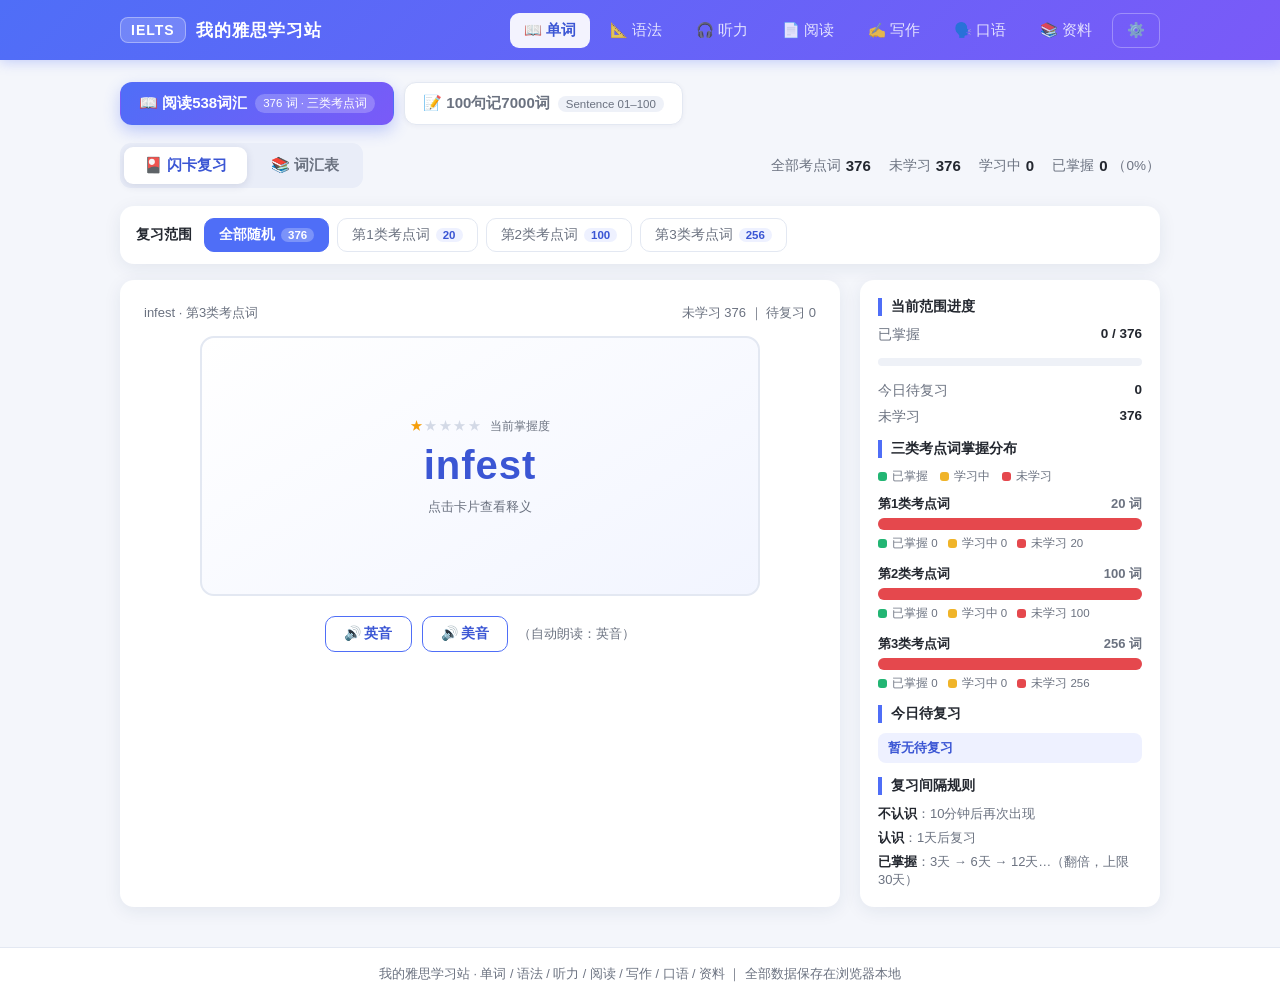
<file: index.html>
<!DOCTYPE html>
<html lang="zh-CN">
<head>
<meta charset="UTF-8">
<meta name="viewport" content="width=device-width, initial-scale=1.0">
<title>我的雅思学习站</title>
<link rel="stylesheet" href="css/style.css">
<script>
/* 在线版标记（与域名无关，GitHub Pages / 自定义域名 / 其他静态托管都适用）：
   materials/pdf 下的商业教材 PDF 因版权原因未随仓库发布，
   在线访问时把这 4 项置灰并给出说明；本地（file:// 或 localhost/内网）打开时不受影响。 */
(function () {
  var h = (location.hostname || '').toLowerCase();
  var p = location.protocol;
  var isLocal =
    p === 'file:' ||
    h === '' || h === 'localhost' || h === '127.0.0.1' || h === '[::1]' || h === '::1' ||
    /^192\.168\./.test(h) || /^10\./.test(h) || /^172\.(1[6-9]|2\d|3[01])\./.test(h) ||
    /\.local$/.test(h);
  if (!isLocal) document.documentElement.classList.add('online-mode');
})();
</script>
</head>
<body>

<header class="topbar">
  <div class="topbar-inner">
    <div class="brand">
      <span class="brand-logo">IELTS</span>
      <span class="brand-name">我的雅思学习站</span>
    </div>
    <nav class="main-nav">
      <button class="nav-btn active" data-section="words">📖 单词</button>
      <button class="nav-btn" data-section="grammar">📐 语法</button>
      <button class="nav-btn" data-section="listening">🎧 听力</button>
      <button class="nav-btn" data-section="reading">📄 阅读</button>
      <button class="nav-btn" data-section="writing">✍️ 写作</button>
      <button class="nav-btn" data-section="speaking">🗣️ 口语</button>
      <button class="nav-btn" data-section="materials">📚 资料</button>
      <button class="nav-btn nav-btn-settings" id="btn-settings" title="设置">⚙️</button>
    </nav>
  </div>
</header>

<main>
  <!-- ============================================================
       模块 1 · 单词（子模块：阅读538词汇 / 100句记7000词）
       ============================================================ -->
  <section id="section-words" class="section active">
    <div class="sub-tabs" id="word-subtabs">
      <button class="sub-tab active" data-sub="s538">
        📖 阅读538词汇<span class="sub-tab-note">376 词 · 三类考点词</span>
      </button>
      <button class="sub-tab" data-sub="s100">
        📝 100句记7000词<span class="sub-tab-note">Sentence 01–100</span>
      </button>
    </div>

    <!-- ---------- 子模块 1：阅读538词汇（闪卡复习 + 词汇表） ---------- -->
    <div id="sub-s538" class="sub-panel active">
      <div class="words-header">
        <div class="mode-tabs">
          <button class="mode-tab active" data-mode="cards">🎴 闪卡复习</button>
          <button class="mode-tab" data-mode="list">📚 词汇表</button>
        </div>
        <div class="stats-bar" id="stats-bar"></div>
      </div>

      <!-- 闪卡复习模式 -->
      <div id="mode-cards" class="mode-panel active">
        <div class="scope-bar">
          <span class="scope-label">复习范围</span>
          <div class="scope-btns" id="scope-btns">
            <button class="scope-btn active" data-scope="all">全部随机 <span class="scope-count" id="count-all">—</span></button>
            <button class="scope-btn" data-scope="第1类考点词">第1类考点词 <span class="scope-count" id="count-t1">—</span></button>
            <button class="scope-btn" data-scope="第2类考点词">第2类考点词 <span class="scope-count" id="count-t2">—</span></button>
            <button class="scope-btn" data-scope="第3类考点词">第3类考点词 <span class="scope-count" id="count-t3">—</span></button>
          </div>
        </div>

        <div class="cards-layout">
          <div class="card-panel">
            <div id="card-session-info" class="card-session-info"></div>

            <div class="flashcard-wrap">
              <div id="flashcard" class="flashcard">
                <div class="card-face card-front" id="card-front">
                  <div class="card-star" id="card-star"></div>
                  <div class="card-word" id="card-word">—</div>
                  <div class="card-hint">点击卡片查看释义</div>
                </div>
                <div class="card-face card-back">
                  <div class="card-word-back" id="card-word-back">—</div>
                  <div class="card-pos" id="card-pos"></div>
                  <div class="card-meaning" id="card-meaning"></div>
                  <div class="card-syn" id="card-syn"></div>
                </div>
              </div>
            </div>

            <div class="pron-row">
              <button class="pron-btn" id="btn-pron-uk" title="播放英式发音">🔊 英音</button>
              <button class="pron-btn" id="btn-pron-us" title="播放美式发音">🔊 美音</button>
              <span class="pron-note" id="pron-note"></span>
            </div>

            <div id="answer-buttons" class="answer-buttons hidden">
              <button class="btn btn-again" id="btn-again">😵 不认识</button>
              <button class="btn btn-hard" id="btn-hard">🤔 认识</button>
              <button class="btn btn-good" id="btn-good">✅ 已掌握</button>
            </div>

            <div id="session-done" class="session-done hidden">
              <div class="done-icon">🎉</div>
              <p id="session-done-text">今日单词复习完成！</p>
              <button class="btn btn-primary" id="btn-continue">继续学习新词</button>
            </div>
          </div>

          <aside class="side-panel">
            <div class="side-title">当前范围进度</div>
            <div id="progress-summary" class="progress-summary"></div>
            <div class="side-title">三类考点词掌握分布</div>
            <div class="cat-legend-top">
              <span class="lg lg-green">已掌握</span>
              <span class="lg lg-yellow">学习中</span>
              <span class="lg lg-red">未学习</span>
            </div>
            <div id="cat-progress" class="cat-progress"></div>
            <div class="side-title">今日待复习</div>
            <div id="due-list" class="due-list"></div>
            <div class="side-title">复习间隔规则</div>
            <ul class="rule-list">
              <li><b>不认识</b>：10分钟后再次出现</li>
              <li><b>认识</b>：1天后复习</li>
              <li><b>已掌握</b>：3天 → 6天 → 12天…（翻倍，上限30天）</li>
            </ul>
          </aside>
        </div>
      </div>

      <!-- 词汇表模式 -->
      <div id="mode-list" class="mode-panel">
        <div class="list-toolbar">
          <input type="text" id="search-input" class="search-input" placeholder="🔍 搜索单词（中英文均可）…">
          <div class="filter-group" id="star-filter">
            <span class="filter-label">掌握度</span>
            <button class="filter-btn active" data-star="all">全部</button>
            <button class="filter-btn" data-star="5">5★</button>
            <button class="filter-btn" data-star="4">4★</button>
            <button class="filter-btn" data-star="3">3★</button>
            <button class="filter-btn" data-star="2">2★</button>
            <button class="filter-btn" data-star="1">1★</button>
          </div>
          <div class="filter-group" id="sort-group">
            <span class="filter-label">排序</span>
            <button class="filter-btn active" data-sort="alpha">字母顺序</button>
            <button class="filter-btn" data-sort="star-desc">掌握度 高→低</button>
            <button class="filter-btn" data-sort="star-asc">掌握度 低→高</button>
          </div>
          <div class="filter-group" id="type-filter">
            <span class="filter-label">类别</span>
            <button class="filter-btn active" data-type="all">全部</button>
            <button class="filter-btn" data-type="第1类考点词">第1类考点词</button>
            <button class="filter-btn" data-type="第2类考点词">第2类考点词</button>
            <button class="filter-btn" data-type="第3类考点词">第3类考点词</button>
          </div>
        </div>
        <div class="list-hint">
          <b>星级 = 掌握程度</b>（由复习情况自动计算）：1★ 未学习 → 2★ 认识(1天) → 3★ 已掌握(3天) → 4★ 6天 → 5★ ≥12天长期记忆
        </div>
        <div id="word-list" class="word-list"></div>
      </div>
    </div>

    <!-- ---------- 子模块 2：100句记7000词（内嵌句子学习页） ---------- -->
    <div id="sub-s100" class="sub-panel">
      <div class="embed-bar">
        <div class="embed-info">
          <b>100个句子记完7000个雅思单词</b>
          <small>Sentence 01–100 · 句子翻译 / 语法结构 / 重点单词 / 主题单词（769 核心词条 · 186 主题分组）</small>
        </div>
        <a class="embed-open" href="apps/ielts-sentences/index.html" target="_blank" rel="noopener">↗ 全屏打开</a>
      </div>
      <div class="embed-wrap">
        <iframe id="frame-s100" class="embed-frame" data-src="apps/ielts-sentences/index.html?embed=1"
                title="100个句子记完7000个雅思单词"></iframe>
      </div>
    </div>
  </section>

  <!-- ============================================================
       模块 2 · 语法
       ============================================================ -->
  <section id="section-grammar" class="section">
    <div class="placeholder">
      <div class="placeholder-icon">📐</div>
      <h2>语法</h2>
      <p>规划内容：<br>
        句子成分与基本句型 / 三大从句（名词性 · 定语 · 状语） / 非谓语动词<br>
        时态与语态 / 虚拟语气与倒装 / 长难句拆解训练<br>
        配套：语法点专项练习与错题解析</p>
      <p class="placeholder-note">模块规划中，敬请期待</p>
    </div>
  </section>

  <!-- ============================================================
       模块 3 · 听力（内嵌听写训练营）
       ============================================================ -->
  <section id="section-listening" class="section">
    <div class="embed-bar">
      <div class="embed-info">
        <b>雅思听力语料库 · 单词听写训练营</b>
        <small>Chapter 3（通用词汇 Test Paper 1–9）＋ Chapter 4（形容词 TP1–3 + 副词 TP1）· 共 13 套试卷 / 1455 词（只听发音、键盘拼写、自动判分；可自选章节与试卷）</small>
      </div>
      <a class="embed-open" href="apps/tingxie/index.html" target="_blank" rel="noopener">↗ 全屏打开</a>
    </div>
    <div class="embed-wrap">
      <iframe id="frame-tingxie" class="embed-frame" data-src="apps/tingxie/index.html?embed=1"
              title="雅思听力语料库 · 听写训练营"></iframe>
    </div>
  </section>

  <!-- ============================================================
       模块 4 · 阅读
       ============================================================ -->
  <section id="section-reading" class="section">
    <div class="placeholder">
      <div class="placeholder-icon">📄</div>
      <h2>阅读</h2>
      <p>规划内容：<br>
        题型专项：判断题 / 填空题 / 匹配题 / 段落标题题 / 选择题<br>
        精读训练：剑桥雅思真题逐句精读与同义替换标注<br>
        模考：限时作答、自动评分、错题解析</p>
      <p class="placeholder-note">模块规划中，敬请期待</p>
    </div>
  </section>

  <!-- ============================================================
       模块 5 · 写作
       ============================================================ -->
  <section id="section-writing" class="section">
    <div class="placeholder">
      <div class="placeholder-icon">✍️</div>
      <h2>写作</h2>
      <p>规划内容：<br>
        Task 1：图表题 / 流程图 / 地图题 的句式与范文<br>
        Task 2：议论文结构、论点论据、高分句型与替换词<br>
        语料积累：常用表达与话题词汇库</p>
      <p class="placeholder-note">模块规划中，敬请期待</p>
    </div>
  </section>

  <!-- ============================================================
       模块 6 · 口语
       ============================================================ -->
  <section id="section-speaking" class="section">
    <div class="placeholder">
      <div class="placeholder-icon">🗣️</div>
      <h2>口语</h2>
      <p>规划内容：<br>
        Part 1 常见话题问答 / Part 2 答题卡（Cue Card）素材<br>
        Part 3 深入讨论与思路拓展<br>
        练习：计时作答、录音回放、示例答案</p>
      <p class="placeholder-note">模块规划中，敬请期待</p>
    </div>
  </section>

  <!-- ============================================================
       模块 7 · 资料（本地资料索引）
       ============================================================ -->
  <section id="section-materials" class="section">
    <div class="panel-card">
      <h2 class="panel-card-title">📚 本地学习资料</h2>
      <p class="panel-card-desc">
        本站各模块的原始资料与数据。文件已按类型归档到 <code>materials/</code> 目录，点击在新窗口打开。
      </p>

      <div class="res-group">📄 已处理的 PDF 原文<span class="res-group-note">均已提取为站内可用的学习数据</span></div>
      <div class="local-only-hint">
        ⚠️ 这 4 份 PDF 是商业教材的电子版/扫描件，因版权原因未随仓库发布：<b>在线版（含自定义域名）不可访问</b>，
        本地打开本站时可正常查看。站点运行所需的全部数据都已提取并包含在仓库中，不影响任何学习功能。
      </div>
      <div class="res-list">
        <a class="res-item local-only" href="materials/pdf/kaodianciku.pdf" target="_blank" rel="noopener">
          <span class="res-name">雅思阅读考点词库 · kaodianciku.pdf<span class="res-tag">1.0 MB</span></span>
          <span class="res-desc">→ 单词 / 阅读538词汇　｜　提取 376 词：第1类 20 + 第2类 100 + 第3类 256</span>
        </a>
        <a class="res-item local-only" href="materials/pdf/雅思王听力语料库-3.pdf" target="_blank" rel="noopener">
          <span class="res-name">雅思王听力语料库 Chapter 3（通用词汇）<span class="res-tag">9.9 MB</span></span>
          <span class="res-desc">→ 听力 / 单词听写　｜　31 页扫描版，OCR 提取 1114 词（Test Paper 1–9）</span>
        </a>
        <a class="res-item local-only" href="materials/pdf/雅思王听力语料库-4.pdf" target="_blank" rel="noopener">
          <span class="res-name">雅思王听力语料库 Chapter 4（形容词 / 副词）<span class="res-tag">3.5 MB</span></span>
          <span class="res-desc">→ 听力 / 单词听写　｜　11 页（页 79–89）扫描版，OCR 提取 341 词：形容词 TP1–3（329）+ 副词 TP1（12，不完整）</span>
        </a>
        <a class="res-item local-only" href="materials/pdf/100个句子记完7000个雅思单词001-010.pdf" target="_blank" rel="noopener">
          <span class="res-name">100个句子记完7000个雅思单词 · 第 1 册<span class="res-tag">4.1 MB</span></span>
          <span class="res-desc">→ 单词 / 100句记7000词　｜　Sentence 01–10</span>
        </a>
        <a class="res-item local-only" href="materials/pdf/100个句子记完7000个雅思单词_011-100.pdf" target="_blank" rel="noopener">
          <span class="res-name">100个句子记完7000个雅思单词 · 第 2 册<span class="res-tag">24.4 MB</span></span>
          <span class="res-desc">→ 单词 / 100句记7000词　｜　Sentence 11–100</span>
        </a>
      </div>

      <div class="res-group">🗺 思维导图</div>
      <div class="res-list">
        <a class="res-item" href="materials/mindmap/雅思阅读538考点词_第一讲_思维导图.md" target="_blank" rel="noopener">
          <span class="res-name">雅思阅读538考点词 · 第一讲思维导图（.md）</span>
          <span class="res-desc">Markmap 格式，可粘贴到 markmap.js.org 生成交互式导图</span>
        </a>
        <a class="res-item" href="materials/mindmap/雅思阅读538考点词_第一讲_思维导图.mm" target="_blank" rel="noopener">
          <span class="res-name">雅思阅读538考点词 · 第一讲思维导图（.mm）</span>
          <span class="res-desc">FreeMind 格式，可导入 XMind / MindMaster</span>
        </a>
      </div>

      <div class="res-group">🧩 结构化数据</div>
      <div class="res-list">
        <a class="res-item" href="materials/data/words_pdf_only.json" target="_blank" rel="noopener">
          <span class="res-name">阅读538词条结构化数据（words_pdf_only.json）</span>
          <span class="res-desc">由 PDF 提取的 376 个词条：单词 / 词性 / 释义 / 真题同义替换（js/words-data.js 的生成来源）</span>
        </a>
      </div>

      <div class="res-group">📖 站点说明</div>
      <div class="res-list">
        <a class="res-item" href="README.md" target="_blank" rel="noopener">
          <span class="res-name">本站使用说明（README.md）</span>
          <span class="res-desc">模块说明、目录结构、数据来源与本地存储说明</span>
        </a>
      </div>
    </div>
  </section>
</main>

<!-- ================= 设置弹窗（作用于「阅读538词汇」子模块） ================= -->
<div id="settings-modal" class="modal-mask hidden">
  <div class="modal">
    <div class="modal-header">
      <span>⚙️ 设置</span>
      <button class="modal-close" id="btn-settings-close">✕</button>
    </div>
    <div class="modal-body">
      <div class="setting-row">
        <div class="setting-label">
          <b>默认发音</b>
          <small>闪卡出现新单词时优先朗读的口音</small>
        </div>
        <div class="setting-control setting-control-col">
          <label class="radio"><input type="radio" name="accent" value="uk" id="accent-uk"> <span>🇬🇧 英音（en-GB）</span></label>
          <label class="radio"><input type="radio" name="accent" value="us" id="accent-us"> <span>🇺🇸 美音（en-US）</span></label>
        </div>
      </div>

      <div class="setting-row">
        <div class="setting-label">
          <b>自动朗读</b>
          <small>出现新单词时自动播放发音</small>
        </div>
        <div class="setting-control">
          <label class="switch">
            <input type="checkbox" id="auto-speak">
            <span class="slider"></span>
          </label>
        </div>
      </div>

      <div class="setting-row">
        <div class="setting-label">
          <b>语速</b>
          <small id="rate-value">0.9×</small>
        </div>
        <div class="setting-control">
          <input type="range" id="speech-rate" min="0.5" max="1.3" step="0.05" value="0.9" class="range">
        </div>
      </div>

      <div class="setting-row">
        <div class="setting-label">
          <b>学习进度</b>
          <small>清除「阅读538词汇」的全部复习记录（不可恢复）</small>
        </div>
        <div class="setting-control">
          <button class="btn btn-danger-small" id="btn-reset-progress">清除进度</button>
        </div>
      </div>

      <div class="setting-row setting-row-note">
        <div id="tts-status" class="tts-status"></div>
      </div>
    </div>
  </div>
</div>

<footer class="footer">
  <p>我的雅思学习站 · 单词 / 语法 / 听力 / 阅读 / 写作 / 口语 / 资料 ｜ 全部数据保存在浏览器本地</p>
</footer>

<script src="js/words-data.js"></script>
<script src="js/app.js"></script>
</body>
</html>
</file>
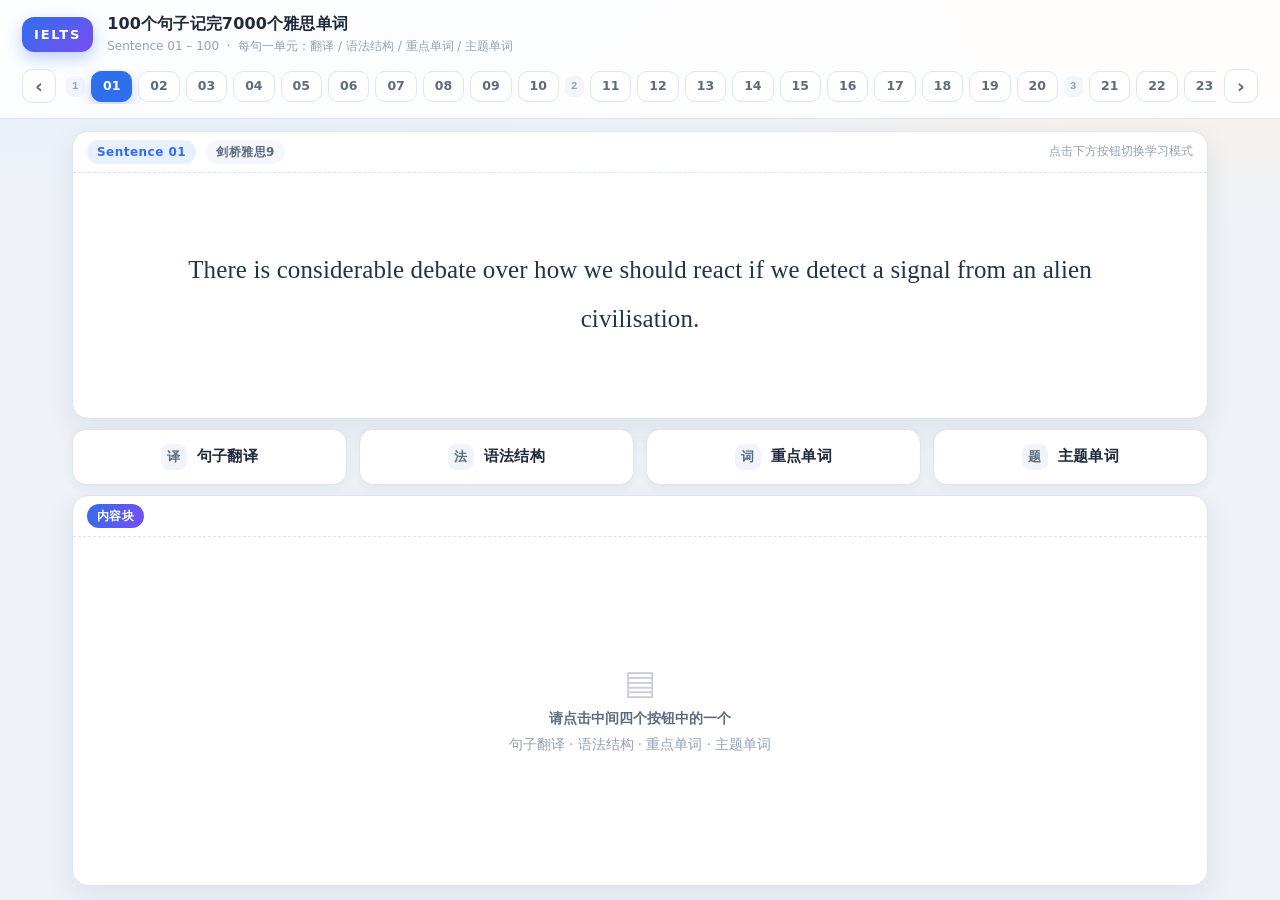
<file: apps/ielts-sentences/index.html>
<!DOCTYPE html>
<html lang="zh-CN">
<head>
<meta charset="UTF-8">
<meta name="viewport" content="width=device-width, initial-scale=1.0">
<title>100个句子记完7000个雅思单词 · Sentence 01–10</title>
<link rel="stylesheet" href="styles.css">
</head>
<body>
<script>/* 被「我的雅思学习站」以 iframe 嵌入时（?embed=1）隐藏自身品牌区，保留单元导航 */
if (new URLSearchParams(location.search).get('embed') === '1') document.body.classList.add('embed');</script>

<header class="topbar">
  <div class="brand">
    <span class="brand-mark">IELTS</span>
    <div class="brand-text">
      <h1>100个句子记完7000个雅思单词</h1>
      <p>Sentence 01 – 10 &nbsp;·&nbsp; 每句一单元：翻译 / 语法结构 / 重点单词 / 主题单词</p>
    </div>
  </div>

  <nav class="unit-nav" aria-label="句子单元选择">
    <button class="nav-arrow" id="prevUnit" title="上一句（←）">‹</button>
    <div class="nav-chips" id="unitChips"></div>
    <button class="nav-arrow" id="nextUnit" title="下一句（→）">›</button>
  </nav>
</header>

<main class="stage">

  <!-- ===================== 上半部分：句子块 ===================== -->
  <section class="sentence-panel" id="sentencePanel">
    <div class="panel-head">
      <span class="pill" id="unitLabel">Sentence 01</span>
      <span class="pill ghost" id="sourceLabel">剑桥雅思9</span>
      <span class="hint" id="modeHint">点击下方按钮切换学习模式</span>
    </div>
    <div class="sentence-block" id="sentenceBlock"></div>

    <!-- 语法结构模式的图例 -->
    <div class="legend" id="legend" hidden></div>
  </section>

  <!-- ===================== 中间：4 个按钮 ===================== -->
  <section class="mode-bar" id="modeBar">
    <button class="mode-btn" data-mode="translation">
      <span class="mode-ico">译</span><span class="mode-txt">句子翻译</span>
    </button>
    <button class="mode-btn" data-mode="grammar">
      <span class="mode-ico">法</span><span class="mode-txt">语法结构</span>
    </button>
    <button class="mode-btn" data-mode="vocab">
      <span class="mode-ico">词</span><span class="mode-txt">重点单词</span>
    </button>
    <button class="mode-btn" data-mode="theme">
      <span class="mode-ico">题</span><span class="mode-txt">主题单词</span>
    </button>
  </section>

  <!-- ===================== 下半部分：内容块 ===================== -->
  <section class="content-panel" id="contentPanel">
    <div class="panel-head content-head">
      <span class="pill accent" id="contentTitle">内容块</span>
      <span class="hint" id="contentSub"></span>
    </div>
    <div class="content-block" id="contentBlock"></div>
  </section>

</main>

<script src="data.js"></script>
<script src="app.js"></script>
</body>
</html>
</file>
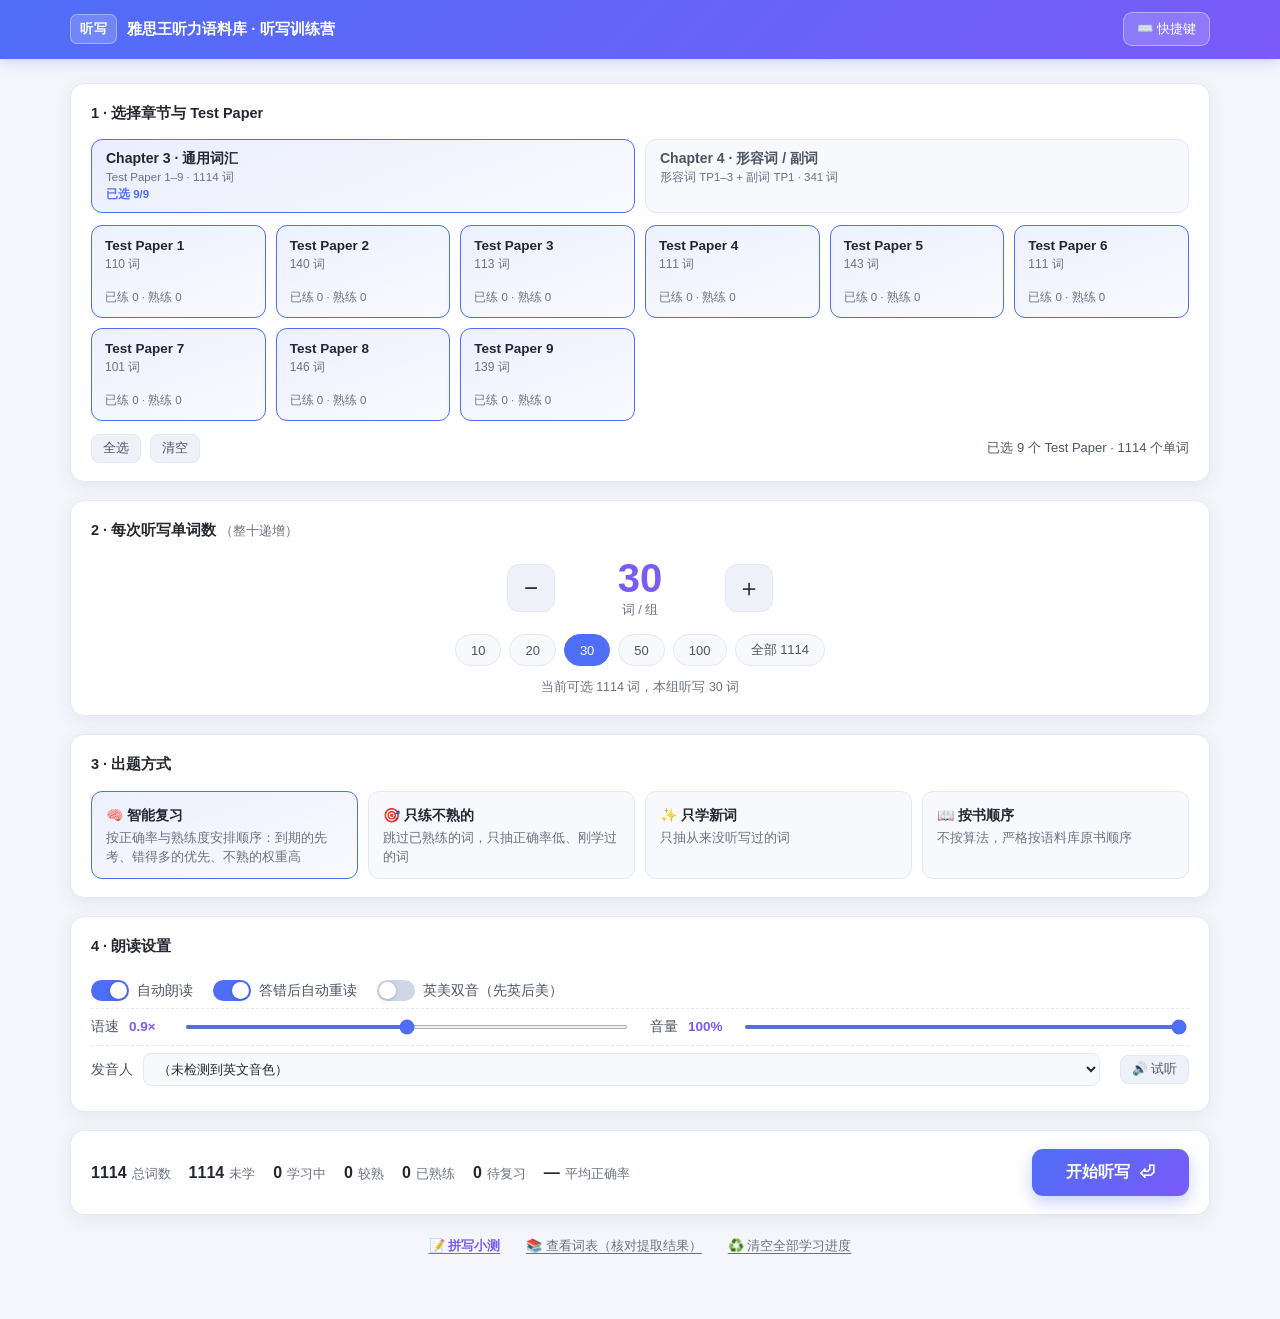
<file: apps/tingxie/index.html>
<!DOCTYPE html>
<html lang="zh-CN">
<head>
<meta charset="UTF-8">
<meta name="viewport" content="width=device-width, initial-scale=1.0">
<title>雅思听力语料库 · 听写训练营</title>
<link rel="stylesheet" href="css/style.css">
</head>
<body>
<script>/* 被「我的雅思学习站」以 iframe 嵌入时（?embed=1）隐藏自身品牌栏，保留功能按钮 */
if (new URLSearchParams(location.search).get('embed') === '1') document.body.classList.add('embed');</script>

<header class="topbar">
  <div class="topbar-inner">
    <div class="brand">
      <span class="brand-logo">听写</span>
      <span class="brand-name">雅思王听力语料库 · 听写训练营</span>
    </div>
    <button class="ghost-btn" id="btn-help" title="快捷键说明">⌨️ 快捷键</button>
  </div>
</header>

<main>
  <!-- ============ 设置页 ============ -->
  <section id="view-setup" class="view active">
    <div class="setup-wrap">

      <div class="panel">
        <div class="panel-title">1 · 选择章节与 Test Paper</div>
        <div class="chapter-tabs" id="chapter-tabs"></div>
        <div class="paper-grid" id="paper-grid"></div>
        <div class="paper-actions">
          <button class="mini-btn" id="btn-all-papers">全选</button>
          <button class="mini-btn" id="btn-clear-papers">清空</button>
          <span class="paper-summary" id="paper-summary">已选 0 个 Test Paper · 0 个单词</span>
        </div>
      </div>

      <div class="panel">
        <div class="panel-title">2 · 每次听写单词数 <span class="hint">（整十递增）</span></div>
        <div class="count-row">
          <button class="step-btn" id="btn-count-minus" title="减少 10">−</button>
          <div class="count-display"><span id="count-value">30</span><small>词 / 组</small></div>
          <button class="step-btn" id="btn-count-plus" title="增加 10">＋</button>
        </div>
        <div class="count-presets" id="count-presets"></div>
        <div class="count-note" id="count-note"></div>
      </div>

      <div class="panel">
        <div class="panel-title">3 · 出题方式</div>
        <div class="mode-choices">
          <label class="choice active" data-mode="smart">
            <input type="radio" name="mode" value="smart" checked>
            <span class="choice-name">🧠 智能复习</span>
            <span class="choice-desc">按正确率与熟练度安排顺序：到期的先考、错得多的优先、不熟的权重高</span>
          </label>
          <label class="choice" data-mode="weak">
            <input type="radio" name="mode" value="weak">
            <span class="choice-name">🎯 只练不熟的</span>
            <span class="choice-desc">跳过已熟练的词，只抽正确率低、刚学过的词</span>
          </label>
          <label class="choice" data-mode="new">
            <input type="radio" name="mode" value="new">
            <span class="choice-name">✨ 只学新词</span>
            <span class="choice-desc">只抽从来没听写过的词</span>
          </label>
          <label class="choice" data-mode="order">
            <input type="radio" name="mode" value="order">
            <span class="choice-name">📖 按书顺序</span>
            <span class="choice-desc">不按算法，严格按语料库原书顺序</span>
          </label>
        </div>
      </div>

      <div class="panel">
        <div class="panel-title">4 · 朗读设置</div>
        <div class="setting-row">
          <label class="switch"><input type="checkbox" id="opt-auto" checked><span></span> 自动朗读</label>
          <label class="switch"><input type="checkbox" id="opt-repeat" checked><span></span> 答错后自动重读</label>
          <label class="switch"><input type="checkbox" id="opt-accents"><span></span> 英美双音（先英后美）</label>
        </div>
        <div class="setting-row">
          <label class="slider-label">语速 <b id="rate-label">0.9×</b>
            <input type="range" id="opt-rate" min="0.5" max="1.3" step="0.05" value="0.9">
          </label>
          <label class="slider-label">音量 <b id="vol-label">100%</b>
            <input type="range" id="opt-vol" min="0" max="1" step="0.05" value="1">
          </label>
        </div>
        <div class="setting-row voice-row">
          <label class="slider-label">发音人
            <select id="opt-voice"></select>
          </label>
          <button class="mini-btn" id="btn-test-voice">🔊 试听</button>
        </div>
      </div>

      <div class="start-row">
        <div class="overview" id="overview"></div>
        <button class="primary-btn" id="btn-start">开始听写 &nbsp;⏎</button>
      </div>

      <div class="link-row">
        <button class="link-btn accent" id="btn-exam">📝 拼写小测</button>
        <button class="link-btn" id="btn-browse">📚 查看词表（核对提取结果）</button>
        <button class="link-btn danger" id="btn-reset">♻️ 清空全部学习进度</button>
      </div>
    </div>
  </section>

  <!-- ============ 听写页 ============ -->
  <section id="view-practice" class="view">
    <div class="practice-wrap">
      <div class="progress-track"><div class="progress-fill" id="progress-fill"></div></div>
      <div class="practice-top">
        <span id="session-label">—</span>
        <span id="session-pos">0 / 0</span>
      </div>

      <div class="speaker-zone">
        <button class="speaker-btn" id="btn-play" title="朗读（空格）">
          <span class="speaker-icon">🔊</span>
          <span class="speaker-text">空格键 重听</span>
        </button>
        <div class="speaker-sub" id="speaker-sub">按 Enter 提交答案</div>
      </div>

      <div class="input-zone">
        <input type="text" id="answer-input" class="answer-input"
               placeholder="听到什么就拼什么…" autocomplete="off" autocorrect="off"
               autocapitalize="off" spellcheck="false">
      </div>

      <div class="feedback" id="feedback"></div>

      <div class="practice-actions" id="practice-actions">
        <button class="ghost-btn small" id="btn-giveup" title="不会，直接看答案（Ctrl+Enter）">👀 不会，看答案</button>
        <button class="ghost-btn small" id="btn-skip" title="不会，跳过并看答案；本题按错误处理（Tab）">⏭ 不会，跳过</button>
        <button class="ghost-btn small" id="btn-end" title="结束本组">⏹ 结束本组</button>
      </div>
    </div>
  </section>

  <!-- ============ 结果页 ============ -->
  <section id="view-summary" class="view">
    <div class="summary-wrap">
      <div class="summary-hero">
        <div class="hero-icon" id="summary-icon">🎉</div>
        <div class="hero-score" id="summary-score">0%</div>
        <div class="hero-sub" id="summary-sub">—</div>
      </div>
      <div class="summary-stats" id="summary-stats"></div>
      <div class="summary-list-title">本组明细</div>
      <div class="summary-list" id="summary-list"></div>
      <div class="summary-actions">
        <button class="primary-btn" id="btn-again">再来一组 ⏎</button>
        <button class="ghost-btn" id="btn-back">返回设置</button>
      </div>
    </div>
  </section>

  <!-- ============ 词表页 ============ -->
  <section id="view-browse" class="view">
    <div class="browse-wrap">
      <div class="browse-toolbar">
        <select id="browse-paper"></select>
        <select id="browse-sort" title="排序方式">
          <option value="alpha">🔤 字母顺序</option>
          <option value="prof-desc">📈 熟练度 高 → 低</option>
          <option value="prof-asc">📉 熟练度 低 → 高</option>
        </select>
        <input type="text" id="browse-search" placeholder="🔍 搜索单词…">
        <button class="ghost-btn small" id="btn-browse-back">返回</button>
      </div>
      <div class="browse-note">
        词表由扫描版 PDF 经 OCR 提取并清理；生僻复数已自动回退到单数形式的释义。
        标注「补充」的释义不在公开词表内、由人工补充，欢迎核对。
      </div>
      <div class="browse-list" id="browse-list"></div>
    </div>
  </section>

  <!-- ============ 拼写小测：选择 Test Paper ============ -->
  <section id="view-exam" class="view">
    <div class="exam-wrap">
      <div class="exam-intro">
        <h2>📝 拼写小测</h2>
        <p>
          每次选 <b>一个 Test Paper</b>，测完该篇<b>全部单词</b>。<br>
          拼错或跳过的词<b>不会在本轮重复出现</b>，会记入错题本并降低熟练度。
        </p>
      </div>

      <div class="panel">
        <div class="panel-title">选择要测验的 Test Paper</div>
        <div class="exam-grid" id="exam-grid"></div>
      </div>

      <div class="panel">
        <div class="panel-title">出题顺序</div>
        <div class="setting-row">
          <label class="switch"><input type="checkbox" id="exam-shuffle" checked><span></span> 打乱顺序</label>
          <label class="switch"><input type="checkbox" id="exam-feedback" checked><span></span> 每答完立即显示对错</label>
          <label class="switch"><input type="checkbox" id="exam-skipleak"><span></span> 允许跳过（跳过的也算错题）</label>
        </div>
      </div>

      <div class="exam-history-entry">
        <button class="ghost-btn" id="btn-exam-history">📈 查看测验记录与正确率曲线</button>
        <button class="ghost-btn" id="btn-mistakes">📕 错题本 <b id="mistake-badge">0</b></button>
      </div>
    </div>
  </section>

  <!-- ============ 拼写小测：本轮结果 ============ -->
  <section id="view-examdone" class="view">
    <div class="summary-wrap">
      <div class="summary-hero">
        <div class="hero-icon" id="examdone-icon">🎉</div>
        <div class="hero-score" id="examdone-score">0%</div>
        <div class="hero-sub" id="examdone-sub">—</div>
      </div>

      <div class="summary-stats" id="examdone-stats"></div>

      <div class="examdone-compare panel" id="examdone-compare"></div>

      <div class="summary-list-title" id="examdone-list-title">本轮错题</div>
      <div class="summary-list" id="examdone-list"></div>

      <div class="summary-actions">
        <button class="primary-btn" id="btn-exam-again">再测一次 ⏎</button>
        <button class="ghost-btn" id="btn-exam-history2">📈 记录与曲线</button>
        <button class="ghost-btn" id="btn-exam-back">返回设置</button>
      </div>
    </div>
  </section>

  <!-- ============ 拼写小测：记录与正确率曲线 ============ -->
  <section id="view-examlog" class="view">
    <div class="examlog-wrap">
      <div class="browse-toolbar">
        <select id="log-paper">
          <option value="">全部 Test Paper</option>
        </select>
        <span class="log-stat" id="log-stat"></span>
        <button class="ghost-btn small" id="btn-log-back">返回</button>
      </div>

      <div class="panel">
        <div class="panel-title">正确率变化曲线</div>
        <div class="chart-host" id="chart-host"></div>
      </div>

      <div class="panel">
        <div class="panel-title">测验记录 <span class="hint" id="log-count"></span></div>
        <div class="log-list" id="log-list"></div>
        <div class="log-actions">
          <button class="link-btn danger" id="btn-log-clear">清空测验记录</button>
        </div>
      </div>
    </div>
  </section>

  <!-- ============ 错题本 ============ -->
  <section id="view-mistakes" class="view">
    <div class="examlog-wrap">
      <div class="browse-toolbar">
        <select id="mk-paper"></select>
        <label class="switch"><input type="checkbox" id="mk-onlyopen" checked><span></span> 只看未订正</label>
        <button class="ghost-btn small primary-lite" id="btn-mk-practice">🎧 练习这些错词</button>
        <button class="ghost-btn small" id="btn-mk-back">返回</button>
      </div>
      <div class="browse-note">
        拼错和跳过的词都会进这里，熟练度同时降一级。在「练习这些错词」里答对即视为订正。
      </div>
      <div class="mistake-list" id="mistake-list"></div>
    </div>
  </section>
</main>

<!-- 快捷键面板 -->
<div class="modal-mask" id="modal-help">
  <div class="modal">
    <div class="modal-title">⌨️ 快捷键</div>
    <table class="keys">
      <tr><td><kbd>空格</kbd></td><td>重听当前单词</td></tr>
      <tr><td><kbd>Enter</kbd></td><td>提交答案；判分后再按一次进入下一个单词</td></tr>
      <tr><td><kbd>Ctrl</kbd>+<kbd>Enter</kbd></td><td>不会，直接看答案（按错误处理）</td></tr>
      <tr><td><kbd>Tab</kbd></td><td>不会，跳过；显示答案并按<b>错误</b>处理，稍后重考</td></tr>
      <tr><td><kbd>1</kbd></td><td>判对（答案被误判为错时）</td></tr>
      <tr><td><kbd>2</kbd></td><td>判错（自己知道拼错了）</td></tr>
      <tr><td><kbd>3</kbd></td><td>标记「太简单」· 直接跳到熟练</td></tr>
      <tr><td><kbd>Esc</kbd></td><td>结束本组</td></tr>
      <tr><td><kbd>↑</kbd> / <kbd>↓</kbd></td><td>调整语速</td></tr>
      <tr><td><kbd>?</kbd></td><td>打开 / 关闭本说明</td></tr>
    </table>
    <button class="primary-btn" id="btn-help-close">知道了</button>
  </div>
</div>

<script src="data/paper1.js"></script>
<script src="data/paper2.js"></script>
<script src="data/paper3.js"></script>
<script src="data/paper4.js"></script>
<script src="data/paper5.js"></script>
<script src="data/paper6.js"></script>
<script src="data/paper7.js"></script>
<script src="data/paper8.js"></script>
<script src="data/paper9.js"></script>
<!-- Chapter 4（形容词 / 副词）：编号接续 Chapter 3，为 10-13；meta.js 提供章节与试卷标签 -->
<script src="data/meta.js"></script>
<script src="data/ch4_paper10.js"></script>
<script src="data/ch4_paper11.js"></script>
<script src="data/ch4_paper12.js"></script>
<script src="data/ch4_paper13.js"></script>
<script src="js/srs.js"></script>
<script src="js/speech.js"></script>
<script src="js/exam.js"></script>
<script src="js/chart.js"></script>
<script src="js/app.js"></script>
</body>
</html>
</file>
<file: css/style.css>
/* ============ 全局 ============ */
* { margin: 0; padding: 0; box-sizing: border-box; }

:root {
  --primary: #4f6ef7;
  --primary-dark: #3b56d4;
  --primary-light: #eef1ff;
  --bg: #f4f6fb;
  --card-bg: #ffffff;
  --text: #23272f;
  --text-light: #6b7280;
  --border: #e3e8f2;
  --green: #22b573;
  --green-light: #e7f7f0;
  --blue: #4f6ef7;
  --blue-light: #e9edff;
  --red: #e5484d;
  --red-light: #fdeeee;
  --amber: #f59e0b;
  --radius: 14px;
  --shadow: 0 4px 18px rgba(31, 45, 91, 0.08);
}

body {
  font-family: "PingFang SC", "Microsoft YaHei", "Segoe UI", sans-serif;
  background: var(--bg);
  color: var(--text);
  min-height: 100vh;
  display: flex;
  flex-direction: column;
}

/* ============ 顶栏 ============ */
.topbar {
  background: linear-gradient(135deg, #4f6ef7 0%, #7a5af8 100%);
  box-shadow: 0 2px 12px rgba(79, 110, 247, 0.3);
  position: sticky;
  top: 0;
  z-index: 100;
}
.topbar-inner {
  max-width: 1080px;
  margin: 0 auto;
  padding: 0 20px;
  height: 60px;
  display: flex;
  align-items: center;
  justify-content: space-between;
  gap: 16px;
}
.brand { display: flex; align-items: center; gap: 10px; color: #fff; }
.brand-logo {
  background: rgba(255,255,255,0.18);
  border: 1px solid rgba(255,255,255,0.35);
  padding: 4px 10px;
  border-radius: 8px;
  font-weight: 800;
  letter-spacing: 1px;
  font-size: 14px;
}
.brand-name { font-size: 17px; font-weight: 700; letter-spacing: 1px; }
.main-nav { display: flex; gap: 6px; }
.nav-btn {
  background: transparent;
  border: none;
  color: rgba(255,255,255,0.82);
  font-size: 14.5px;
  padding: 8px 14px;
  border-radius: 9px;
  cursor: pointer;
  transition: all .18s;
  font-family: inherit;
}
.nav-btn:hover { background: rgba(255,255,255,0.14); color: #fff; }
.nav-btn.active { background: rgba(255,255,255,0.92); color: var(--primary-dark); font-weight: 700; }

/* ============ 主体 ============ */
main { flex: 1; width: 100%; max-width: 1080px; margin: 0 auto; padding: 22px 20px 40px; }
.section { display: none; }
.section.active { display: block; }

.words-header { display: flex; align-items: center; justify-content: space-between; flex-wrap: wrap; gap: 12px; margin-bottom: 18px; }
.mode-tabs { display: flex; background: #e9edf8; border-radius: 11px; padding: 4px; gap: 4px; }
.mode-tab {
  border: none; background: transparent; padding: 9px 20px;
  border-radius: 9px; cursor: pointer; font-size: 15px; color: var(--text-light);
  font-family: inherit; transition: all .18s; font-weight: 600;
}
.mode-tab:hover { color: var(--primary); }
.mode-tab.active { background: #fff; color: var(--primary-dark); box-shadow: 0 2px 8px rgba(31,45,91,.12); }
.stats-bar { display: flex; gap: 18px; font-size: 13.5px; color: var(--text-light); flex-wrap: wrap; }
.stat-item { display: flex; gap: 5px; align-items: center; }
.stat-item b { color: var(--text); font-size: 15px; }

.mode-panel { display: none; }
.mode-panel.active { display: block; }

/* ============ 闪卡复习 ============ */
.cards-layout { display: grid; grid-template-columns: 1fr 300px; gap: 20px; }
@media (max-width: 860px) { .cards-layout { grid-template-columns: 1fr; } }

.card-panel { background: var(--card-bg); border-radius: var(--radius); box-shadow: var(--shadow); padding: 24px; display: flex; flex-direction: column; align-items: center; }
.card-session-info { width: 100%; display: flex; justify-content: space-between; font-size: 13px; color: var(--text-light); margin-bottom: 14px; }

.flashcard-wrap { width: 100%; max-width: 560px; perspective: 1200px; margin-bottom: 20px; }
.flashcard {
  position: relative; width: 100%; height: 260px;
  transform-style: preserve-3d; transition: transform .45s cubic-bezier(.4,.2,.2,1);
  cursor: pointer;
}
.flashcard.flipped { transform: rotateY(180deg); }
/* 切换单词时禁用过渡：瞬间复位到正面，避免答案页先出现再翻转 */
.flashcard.no-anim { transition: none !important; }
/* 新单词淡入 */
@keyframes cardEnter {
  from { opacity: 0; transform: translateY(10px); }
  to { opacity: 1; transform: translateY(0); }
}
.card-front.enter .card-star,
.card-front.enter .card-word,
.card-front.enter .card-hint { animation: cardEnter .26s ease both; }
.card-face {
  position: absolute; inset: 0; backface-visibility: hidden; -webkit-backface-visibility: hidden;
  border-radius: var(--radius); display: flex; flex-direction: column; align-items: center; justify-content: center;
  padding: 28px; text-align: center; border: 2px solid var(--border);
}
.card-front { background: linear-gradient(150deg, #ffffff 0%, #f2f5ff 100%); }
.card-back { background: #fff; transform: rotateY(180deg); }
.card-word { font-size: 40px; font-weight: 800; letter-spacing: 1px; color: var(--primary-dark); margin-bottom: 10px; }
.card-hint { font-size: 13px; color: var(--text-light); }
.card-star { font-size: 15px; letter-spacing: 2px; color: var(--amber); margin-bottom: 8px; }
.card-word-back { font-size: 22px; font-weight: 700; color: var(--primary-dark); margin-bottom: 6px; }
.card-pos { font-size: 13px; color: var(--text-light); margin-bottom: 8px; font-style: italic; }
.card-meaning { font-size: 19px; font-weight: 600; color: var(--text); margin-bottom: 12px; }
.card-syn { font-size: 14px; color: #7c5cf0; background: var(--primary-light); padding: 8px 14px; border-radius: 9px; max-width: 90%; }

.answer-buttons { display: flex; gap: 12px; flex-wrap: wrap; justify-content: center; }
.answer-buttons.hidden { display: none; }
.btn {
  border: none; border-radius: 11px; padding: 12px 22px; font-size: 15px; cursor: pointer;
  font-family: inherit; font-weight: 700; transition: all .16s; color: #fff;
}
.btn:active { transform: scale(.96); }
.btn-again { background: var(--red); box-shadow: 0 3px 10px rgba(229,72,77,.35); }
.btn-hard { background: var(--blue); box-shadow: 0 3px 10px rgba(79,110,247,.35); }
.btn-good { background: var(--green); box-shadow: 0 3px 10px rgba(34,181,115,.35); }
.btn-again:hover { background: #d03c41; }
.btn-hard:hover { background: #3d5adf; }
.btn-good:hover { background: #1b9e65; }
.btn-primary { background: var(--primary); }
.btn-primary:hover { background: var(--primary-dark); }

.session-done { text-align: center; padding: 20px 0; }
.session-done.hidden { display: none; }
.done-icon { font-size: 46px; margin-bottom: 8px; }
.session-done p { font-size: 16px; color: var(--text); margin-bottom: 16px; }

/* 侧栏 */
.side-panel { background: var(--card-bg); border-radius: var(--radius); box-shadow: var(--shadow); padding: 18px; height: fit-content; }
.side-title { font-size: 14px; font-weight: 700; color: var(--text); margin: 14px 0 10px; border-left: 4px solid var(--primary); padding-left: 9px; }
.side-title:first-child { margin-top: 0; }
.progress-summary { display: flex; flex-direction: column; gap: 8px; font-size: 13.5px; }
.progress-row { display: flex; justify-content: space-between; }
.progress-row span { color: var(--text-light); }
.progress-row b { font-weight: 700; }
.progress-bar-track { height: 8px; background: #eef1f7; border-radius: 6px; overflow: hidden; margin-top: 6px; }
.progress-bar-fill { height: 100%; background: linear-gradient(90deg, #4f6ef7, #7a5af8); border-radius: 6px; transition: width .4s; }
.due-list { max-height: 220px; overflow-y: auto; display: flex; flex-direction: column; gap: 6px; }
.due-item { font-size: 13px; display: flex; justify-content: space-between; background: var(--primary-light); padding: 6px 10px; border-radius: 8px; }
.due-item .due-word { font-weight: 700; color: var(--primary-dark); }
.due-item .due-time { color: var(--text-light); font-size: 12px; }
.rule-list { list-style: none; font-size: 13px; color: var(--text-light); display: flex; flex-direction: column; gap: 6px; }
.rule-list b { color: var(--text); }

/* ============ 词汇表 ============ */
.list-toolbar { display: flex; flex-direction: column; gap: 10px; margin-bottom: 16px; }
.search-input {
  width: 100%; padding: 11px 16px; border: 2px solid var(--border); border-radius: 11px;
  font-size: 14.5px; outline: none; transition: border-color .18s; background: #fff; font-family: inherit;
}
.search-input:focus { border-color: var(--primary); }
.filter-group { display: flex; flex-wrap: wrap; gap: 7px; }
.filter-btn {
  border: 1.5px solid var(--border); background: #fff; color: var(--text-light);
  padding: 6px 13px; border-radius: 999px; font-size: 13px; cursor: pointer; transition: all .15s;
  font-family: inherit;
}
.filter-btn:hover { border-color: var(--primary); color: var(--primary); }
.filter-btn.active { background: var(--primary); border-color: var(--primary); color: #fff; font-weight: 600; }

.word-list { display: flex; flex-direction: column; gap: 10px; }
.word-group-title {
  font-size: 14.5px; font-weight: 800; color: var(--primary-dark);
  margin: 14px 0 4px; display: flex; align-items: center; gap: 8px;
}
.word-group-title .count { font-size: 12.5px; color: var(--text-light); font-weight: 500; background: var(--primary-light); padding: 2px 9px; border-radius: 999px; }
.word-row {
  background: var(--card-bg); border-radius: 11px; padding: 12px 16px;
  display: grid; grid-template-columns: 150px 90px 1fr 1fr; gap: 14px; align-items: center;
  box-shadow: 0 1px 5px rgba(31,45,91,.05); border-left: 4px solid transparent; transition: all .15s;
}
.word-row:hover { border-left-color: var(--primary); box-shadow: var(--shadow); }
.word-row .w-word { font-weight: 800; font-size: 16.5px; color: var(--text); }
.word-row .w-star { color: var(--amber); font-size: 12.5px; letter-spacing: 1px; white-space: nowrap; }
.word-row .w-meaning { font-size: 14px; color: var(--text); }
.word-row .w-syn { font-size: 13px; color: #7c5cf0; }
.word-row .w-note { color: var(--amber); font-size: 12.5px; }
.word-row .w-empty { color: var(--text-light); font-size: 12px; }
@media (max-width: 760px) {
  .word-row { grid-template-columns: 1fr; gap: 4px; }
}
.list-empty { text-align: center; color: var(--text-light); padding: 40px 0; font-size: 15px; }

/* ============ 占位页 ============ */
.placeholder { text-align: center; padding: 90px 20px; background: var(--card-bg); border-radius: var(--radius); box-shadow: var(--shadow); }
.placeholder-icon { font-size: 60px; margin-bottom: 14px; }
.placeholder h2 { font-size: 22px; margin-bottom: 12px; }
.placeholder p { color: var(--text-light); line-height: 2; font-size: 15px; }
.placeholder-note { margin-top: 16px; font-size: 13px !important; color: var(--amber) !important; }

/* ============ 页脚 ============ */
.footer { text-align: center; padding: 18px; color: var(--text-light); font-size: 12.5px; border-top: 1px solid var(--border); background: #fff; }

/* ============ 通用 ============ */
.hidden { display: none !important; }
a.nav-btn { text-decoration: none; display: inline-flex; align-items: center; }
.nav-btn-settings { border: 1px solid rgba(255,255,255,0.3); }

/* ============ 复习范围选择 ============ */
.scope-bar {
  background: var(--card-bg); border-radius: var(--radius); box-shadow: var(--shadow);
  padding: 12px 16px; margin-bottom: 16px; display: flex; align-items: center; gap: 12px; flex-wrap: wrap;
}
.scope-label { font-size: 14px; font-weight: 700; color: var(--text); white-space: nowrap; }
.scope-btns { display: flex; gap: 8px; flex-wrap: wrap; }
.scope-btn {
  border: 1.5px solid var(--border); background: #fff; color: var(--text-light);
  padding: 7px 14px; border-radius: 10px; font-size: 13.5px; cursor: pointer;
  font-family: inherit; transition: all .15s; display: inline-flex; align-items: center; gap: 6px;
}
.scope-btn:hover { border-color: var(--primary); color: var(--primary); }
.scope-btn.active { background: var(--primary); border-color: var(--primary); color: #fff; font-weight: 700; }
.scope-btn.active .scope-count { background: rgba(255,255,255,.25); color: #fff; }
.scope-count {
  font-size: 11.5px; background: var(--primary-light); color: var(--primary-dark);
  padding: 1px 7px; border-radius: 999px; font-weight: 700;
}

/* ============ 发音按钮 ============ */
.pron-row { display: flex; align-items: center; gap: 10px; margin-bottom: 16px; flex-wrap: wrap; justify-content: center; }
.pron-btn {
  border: 1.5px solid var(--primary); background: #fff; color: var(--primary-dark);
  padding: 8px 18px; border-radius: 10px; font-size: 14px; cursor: pointer;
  font-family: inherit; font-weight: 700; transition: all .15s;
}
.pron-btn:hover { background: var(--primary); color: #fff; }
.pron-btn:active { transform: scale(.96); }
.pron-btn.speaking { background: var(--primary); color: #fff; }
.pron-note { font-size: 12.5px; color: var(--text-light); }

/* ============ 分类掌握分布（绿=已掌握 黄=学习中 红=未学习） ============ */
.cat-progress { display: flex; flex-direction: column; gap: 14px; }
.cat-progress-row { font-size: 13px; }
.cat-progress-head { display: flex; justify-content: space-between; margin-bottom: 5px; }
.cat-progress-head span { color: var(--text); font-weight: 600; }
.cat-progress-head b { font-weight: 700; color: var(--text-light); }
.seg-bar {
  display: flex; height: 12px; border-radius: 6px; overflow: hidden;
  background: #eef1f7; box-shadow: inset 0 1px 2px rgba(31,45,91,.06);
}
.seg { height: 100%; transition: width .45s ease; min-width: 0; }
.seg-green { background: #22b573; }
.seg-yellow { background: #f0b429; }
.seg-red { background: #e5484d; }
.cat-legend { display: flex; gap: 10px; margin-top: 6px; font-size: 11.5px; flex-wrap: wrap; }
.cat-legend-top { display: flex; gap: 12px; margin-bottom: 10px; font-size: 12px; flex-wrap: wrap; }
.lg { display: inline-flex; align-items: center; gap: 5px; color: var(--text-light); }
.lg:before { content: ''; width: 9px; height: 9px; border-radius: 3px; display: inline-block; }
.lg-green:before { background: #22b573; }
.lg-yellow:before { background: #f0b429; }
.lg-red:before { background: #e5484d; }

/* ============ 掌握程度星级 ============ */
.mastery-stars { color: var(--amber); letter-spacing: 1.5px; font-size: 13px; white-space: nowrap; }
.mastery-stars .empty { color: #d3d9e6; }
.mastery-label { font-size: 11.5px; color: var(--text-light); letter-spacing: 0; margin-left: 2px; }
.filter-label { font-size: 13px; color: var(--text-light); font-weight: 600; align-self: center; margin-right: 2px; }
.w-badge { font-size: 11.5px; margin-left: 7px; padding: 1px 7px; border-radius: 999px; font-weight: 700; letter-spacing: 0; }
.w-badge.mastered { color: #15805a; background: #e7f7f0; }
.w-badge.learning { color: #3b56d4; background: #e9edff; }
.list-hint { font-size: 12.5px; color: var(--text-light); background: #fff; border-radius: 10px; padding: 9px 14px; line-height: 1.7; box-shadow: 0 1px 5px rgba(31,45,91,.05); }
.list-hint b { color: var(--text); }
.list-hint .lg { margin-right: 10px; }

/* ============ 顶栏（七大模块） ============ */
.main-nav { flex-wrap: wrap; justify-content: flex-end; }
.nav-btn { white-space: nowrap; }

/* ============ 子模块切换标签（单词模块内） ============ */
.sub-tabs { display: flex; gap: 10px; flex-wrap: wrap; margin-bottom: 18px; }
.sub-tab {
  display: inline-flex; align-items: center; gap: 8px;
  border: 1.5px solid var(--border); background: var(--card-bg); color: var(--text-light);
  padding: 11px 18px; border-radius: 12px; cursor: pointer; font-family: inherit;
  font-size: 15px; font-weight: 700; transition: all .16s; box-shadow: 0 1px 5px rgba(31,45,91,.05);
}
.sub-tab:hover { border-color: var(--primary); color: var(--primary); transform: translateY(-1px); }
.sub-tab.active { background: linear-gradient(135deg, #4f6ef7, #7a5af8); border-color: transparent; color: #fff; box-shadow: 0 6px 16px rgba(79,110,247,.32); }
.sub-tab-note { font-size: 11.5px; font-weight: 500; color: var(--text-light); background: #eef1f8; padding: 2px 8px; border-radius: 999px; }
.sub-tab.active .sub-tab-note { background: rgba(255,255,255,.22); color: #fff; }
.sub-panel { display: none; }
.sub-panel.active { display: block; }

/* ============ 内嵌子应用（iframe） ============ */
.embed-bar {
  display: flex; align-items: center; justify-content: space-between; gap: 14px; flex-wrap: wrap;
  background: var(--card-bg); border-radius: var(--radius); box-shadow: var(--shadow);
  padding: 13px 18px; margin-bottom: 14px;
}
.embed-info b { display: block; font-size: 15.5px; margin-bottom: 3px; }
.embed-info small { color: var(--text-light); font-size: 12.5px; line-height: 1.6; }
.embed-open {
  flex: 0 0 auto; text-decoration: none; font-size: 13.5px; font-weight: 700;
  color: var(--primary-dark); background: var(--primary-light); padding: 8px 15px; border-radius: 10px;
  transition: all .15s;
}
.embed-open:hover { background: var(--primary); color: #fff; }
.embed-wrap {
  background: var(--card-bg); border-radius: var(--radius); box-shadow: var(--shadow);
  overflow: hidden; border: 1px solid var(--border);
}
.embed-frame { display: block; width: 100%; border: 0; height: max(560px, calc(100vh - 320px)); }
#section-listening .embed-frame { height: max(620px, calc(100vh - 262px)); }

/* ============ 资料模块 ============ */
.panel-card { background: var(--card-bg); border-radius: var(--radius); box-shadow: var(--shadow); padding: 24px; }
.panel-card-title { font-size: 20px; margin-bottom: 8px; }
.panel-card-desc { color: var(--text-light); font-size: 14px; margin-bottom: 18px; }
.res-group {
  font-size: 13px; font-weight: 800; color: var(--primary-dark);
  margin: 18px 0 9px; border-left: 4px solid var(--primary); padding-left: 9px;
  display: flex; align-items: center; gap: 10px; flex-wrap: wrap;
}
.res-group-note { font-size: 11.5px; font-weight: 500; color: var(--text-light); background: #eef1f8; padding: 2px 9px; border-radius: 999px; }
.res-tag {
  display: inline-block; font-size: 11px; font-weight: 700; color: var(--text-light);
  background: #eef1f8; padding: 1px 7px; border-radius: 999px; margin-left: 8px; vertical-align: 1px;
}
.panel-card-desc code {
  background: #eef1f8; padding: 1px 6px; border-radius: 5px; font-size: 12.5px; color: var(--primary-dark);
}
.res-group:first-of-type { margin-top: 6px; }
.res-list { display: flex; flex-direction: column; gap: 9px; }
.res-item {
  display: block; text-decoration: none; color: inherit;
  border: 1.5px solid var(--border); border-radius: 11px; padding: 12px 16px; transition: all .15s;
}
.res-item:hover { border-color: var(--primary); background: var(--primary-light); transform: translateX(2px); }
.res-name { display: block; font-weight: 700; font-size: 14.5px; margin-bottom: 3px; }
.res-desc { display: block; color: var(--text-light); font-size: 12.5px; line-height: 1.6; }

/* ============ 在线版（任意域名）：本地专属资料降级提示 ============ */
.local-only-hint {
  display: none;
  font-size: 12.5px; line-height: 1.75; color: #8a5a00;
  background: #fff7e6; border: 1px solid #ffe0a3; border-radius: 10px;
  padding: 10px 14px; margin-bottom: 10px;
}
.local-only-hint b { color: #a86400; }
html.online-mode .local-only-hint { display: block; }
html.online-mode .res-item.local-only {
  opacity: .5; cursor: not-allowed; background: #f7f8fb; border-style: dashed;
}
html.online-mode .res-item.local-only:hover { border-color: var(--border); background: #f7f8fb; transform: none; }
html.online-mode .res-item.local-only .res-name::after {
  content: "（仅本地可用）"; font-size: 11.5px; font-weight: 500; color: var(--red); margin-left: 6px;
}

@media (max-width: 860px) {
  .topbar-inner { height: auto; padding: 10px 14px; flex-wrap: wrap; gap: 8px; }
  .main-nav { justify-content: flex-start; }
  .embed-frame, #section-listening .embed-frame { height: max(520px, calc(100vh - 260px)); }
}

/* ============ 设置弹窗 ============ */
.modal-mask {
  position: fixed; inset: 0; background: rgba(20, 26, 45, .55); z-index: 500;
  display: flex; align-items: center; justify-content: center; padding: 20px;
  backdrop-filter: blur(2px);
}
.modal {
  background: #fff; border-radius: 16px; width: 100%; max-width: 460px;
  box-shadow: 0 20px 60px rgba(20,26,45,.35); overflow: hidden; max-height: 90vh; display: flex; flex-direction: column;
}
.modal-header {
  display: flex; align-items: center; justify-content: space-between;
  padding: 16px 20px; border-bottom: 1px solid var(--border); font-size: 16.5px; font-weight: 800;
}
.modal-close {
  border: none; background: #f1f3f9; width: 30px; height: 30px; border-radius: 8px;
  cursor: pointer; font-size: 14px; color: var(--text-light); font-family: inherit;
}
.modal-close:hover { background: #e6e9f2; color: var(--text); }
.modal-body { padding: 6px 20px 20px; overflow-y: auto; }
.setting-row {
  display: flex; align-items: center; justify-content: space-between; gap: 16px;
  padding: 14px 0; border-bottom: 1px solid var(--border);
}
.setting-row:last-child { border-bottom: none; }
.setting-row-note { justify-content: center; }
.setting-label b { display: block; font-size: 14.5px; margin-bottom: 3px; }
.setting-label small { color: var(--text-light); font-size: 12.5px; line-height: 1.5; }
.setting-control { display: flex; align-items: center; gap: 10px; }
.setting-control-col { flex-direction: column; align-items: flex-start; gap: 8px; }
.radio { display: flex; align-items: center; gap: 7px; font-size: 14px; cursor: pointer; white-space: nowrap; }
.radio input { cursor: pointer; width: 16px; height: 16px; accent-color: var(--primary); }

.switch { position: relative; display: inline-block; width: 48px; height: 26px; }
.switch input { opacity: 0; width: 0; height: 0; }
.switch .slider {
  position: absolute; cursor: pointer; inset: 0; background: #cfd6e6;
  border-radius: 999px; transition: .22s;
}
.switch .slider:before {
  content: ""; position: absolute; height: 20px; width: 20px; left: 3px; top: 3px;
  background: #fff; border-radius: 50%; transition: .22s; box-shadow: 0 1px 4px rgba(0,0,0,.2);
}
.switch input:checked + .slider { background: var(--primary); }
.switch input:checked + .slider:before { transform: translateX(22px); }

.range { width: 150px; accent-color: var(--primary); cursor: pointer; }
.btn-danger-small {
  background: var(--red); color: #fff; border: none; border-radius: 9px;
  padding: 8px 16px; font-size: 13.5px; cursor: pointer; font-family: inherit; font-weight: 700;
}
.btn-danger-small:hover { background: #d03c41; }
.btn-danger-small:active { transform: scale(.96); }
.tts-status { font-size: 12.5px; color: var(--text-light); text-align: center; line-height: 1.7; }
.tts-status.warn { color: var(--red); }
</file>
<file: apps/ielts-sentences/styles.css>
/* =====================================================================
   100个句子记完7000个雅思单词 · 学习页样式
   ===================================================================== */

:root{
  --bg:#eef2f7;
  --panel:#ffffff;
  --ink:#1e2a3a;
  --ink-soft:#5b6b80;
  --ink-faint:#93a1b3;
  --line:#dde5ee;
  --accent:#2f6fed;
  --accent-soft:#e8f0ff;
  --gold:#e8a33d;
  --red:#d92d20;
  --radius:16px;
  --shadow:0 10px 30px rgba(24,44,74,.08);
  --shadow-sm:0 2px 10px rgba(24,44,74,.06);
  --mono:"Cascadia Mono","SF Mono",Consolas,"Courier New",monospace;
  --sans:"Segoe UI","Microsoft YaHei","PingFang SC","Hiragino Sans GB",system-ui,sans-serif;
  --serif:"Iowan Old Style","Palatino Linotype",Georgia,"Times New Roman",serif;
}

*{box-sizing:border-box;}
/* 关键：类选择器里的 display 会覆盖浏览器默认的 [hidden]{display:none}，
   因此显式声明，确保 hidden 元素（如荧光笔图例）真正不渲染、不占位 */
[hidden]{display:none !important;}
html,body{height:100%;}
body{
  margin:0;
  font-family:var(--sans);
  color:var(--ink);
  background:
    radial-gradient(1200px 500px at 12% -10%, #e3ecff 0%, transparent 60%),
    radial-gradient(900px 420px at 92% 0%, #fdf0e2 0%, transparent 55%),
    var(--bg);
  display:flex; flex-direction:column;
  min-height:100vh;
}

/* ---------------- 顶部栏 ---------------- */
.topbar{
  flex:0 0 auto;
  display:flex; flex-wrap:wrap; gap:14px 24px;
  align-items:center; justify-content:space-between;
  padding:14px 22px;
  background:rgba(255,255,255,.86);
  backdrop-filter:blur(8px);
  border-bottom:1px solid var(--line);
  position:sticky; top:0; z-index:30;
}
.brand{display:flex; align-items:center; gap:14px; min-width:0;}
.brand-mark{
  flex:0 0 auto;
  font:800 13px/1 var(--sans); letter-spacing:.14em;
  color:#fff; background:linear-gradient(140deg,#2f6fed,#7a4df0);
  padding:11px 12px; border-radius:12px;
  box-shadow:0 6px 16px rgba(47,111,237,.32);
}
.brand-text h1{margin:0; font-size:16px; font-weight:700; letter-spacing:.01em;}
.brand-text p{margin:3px 0 0; font-size:12px; color:var(--ink-faint);}

.unit-nav{display:flex; align-items:center; gap:8px; min-width:0;}
.nav-chips{display:flex; gap:6px; overflow-x:auto; padding:2px; scrollbar-width:thin;}
.nav-chips::-webkit-scrollbar{height:5px;}
.nav-chips::-webkit-scrollbar-thumb{background:#c9d6e6; border-radius:9px;}
.chip{
  flex:0 0 auto; cursor:pointer; border:1px solid var(--line); background:#fff;
  color:var(--ink-soft); font:600 12.5px/1 var(--sans);
  padding:8px 11px; border-radius:10px; transition:.16s;
}
.chip:hover{border-color:#b9cdf0; color:var(--accent); transform:translateY(-1px);}
.chip.on{background:var(--accent); border-color:var(--accent); color:#fff; box-shadow:0 5px 14px rgba(47,111,237,.3);}
.nav-arrow{
  flex:0 0 auto; cursor:pointer; width:34px; height:34px; border-radius:10px;
  border:1px solid var(--line); background:#fff; color:var(--ink-soft);
  font:600 19px/1 var(--sans); transition:.16s;
}
.nav-arrow:hover{background:var(--accent-soft); border-color:#b9cdf0; color:var(--accent);}
/* 每 10 句一组的组号标记 */
.chip-group{
  flex:0 0 auto; align-self:center;
  font:700 10.5px/1 var(--mono); letter-spacing:.06em;
  color:var(--ink-faint); background:#f2f6fb;
  padding:5px 6px; border-radius:7px; user-select:none;
}

/* ---------------- 主舞台 ---------------- */
.stage{
  flex:1 1 auto; min-height:0;
  width:min(1180px,100%); margin:0 auto; padding:12px 22px 14px;
  display:grid;
  /* 句子块限高在视口的 32%，剩余空间全部留给内容块 */
  grid-template-rows:minmax(116px,32vh) auto minmax(240px,1fr);
  gap:10px;
}

/* ---------------- 面板通用 ---------------- */
.sentence-panel,.content-panel{
  background:var(--panel); border:1px solid var(--line); border-radius:var(--radius);
  box-shadow:var(--shadow); display:flex; flex-direction:column; min-height:0; overflow:hidden;
}
.content-panel{min-height:0;}
.panel-head{
  flex:0 0 auto; display:flex; align-items:center; gap:10px; flex-wrap:wrap;
  padding:8px 14px; border-bottom:1px dashed var(--line);
}
.pill{
  font:700 12px/1 var(--sans); letter-spacing:.04em;
  padding:6px 10px; border-radius:999px; background:var(--accent-soft); color:var(--accent);
}
.pill.ghost{background:#f4f7fb; color:var(--ink-soft);}
.pill.accent{background:linear-gradient(120deg,#2f6fed,#7a4df0); color:#fff;}
.hint{font-size:12px; color:var(--ink-faint); margin-left:auto;}

/* ---------------- 句子块 ---------------- */
.sentence-block{
  flex:1 1 auto; min-height:0; overflow:auto;
  padding:18px clamp(16px,3.4vw,44px);
  display:flex; align-items:center; justify-content:center;
}
.sentence-text{
  font-family:var(--serif);
  font-size:clamp(19px,2.1vw,29px);
  line-height:1.95; text-align:center; max-width:960px;
  letter-spacing:.005em;
  transition:opacity .18s ease;
}
/* 各模式下的句子样式差异 */
.sentence-text.mode-translation{font-size:clamp(18px,1.95vw,26px); color:#22354d;}
.sentence-text.mode-grammar{text-align:left; font-size:clamp(18px,1.9vw,26px); line-height:2.5;}
.sentence-text.mode-vocab{font-size:clamp(18px,1.95vw,26px);}
.sentence-text.mode-theme{font-size:clamp(18px,1.95vw,26px); color:#2b3d55;}

.seg{padding:2px 1px; border-radius:4px; transition:background .2s;}
.seg.plain{background:transparent;}

/* 语法荧光笔 */
.hl{
  border-radius:6px; padding:.08em .3em; margin:0 .08em;
  box-decoration-break:clone; -webkit-box-decoration-break:clone;
  transition:filter .16s, transform .16s;
}
.hl:hover{filter:saturate(1.35) brightness(.97);}

/* 重点单词：红色下划线 */
.word{cursor:default; border-radius:4px; padding:.02em .06em; transition:background .14s;}
.word.key{
  cursor:pointer;
  color:var(--red);
  border-bottom:2px solid var(--red);
  font-weight:700;
}
.word.key:hover{background:#fff2f0;}
.word.key.active{background:#ffe4e1; box-shadow:0 0 0 2px #ffd3ce inset;}
.word.filler{color:#8f9db0;}

/* 图例 */
.legend{
  flex:0 0 auto; display:flex; flex-wrap:wrap; gap:6px 10px;
  padding:8px 14px 10px; border-top:1px dashed var(--line);
  background:#fbfdff; max-height:84px; overflow:auto;
}
.legend-item{display:inline-flex; align-items:center; gap:6px; font-size:12px; color:var(--ink-soft);}
.swatch{width:14px; height:14px; border-radius:4px; border:1px solid rgba(0,0,0,.09);}
.legend-note{font-size:12px; color:var(--ink-faint); margin-right:auto;}

/* ---------------- 中间四个按钮 ---------------- */
.mode-bar{
  display:grid; grid-template-columns:repeat(4,1fr); gap:12px;
}
.mode-btn{
  cursor:pointer; position:relative;
  display:flex; align-items:center; justify-content:center; gap:10px;
  padding:14px 12px; border-radius:14px;
  border:1px solid var(--line); background:#fff; color:var(--ink);
  font:700 15px/1 var(--sans); letter-spacing:.03em;
  box-shadow:var(--shadow-sm); transition:.18s;
}
.mode-btn:hover{transform:translateY(-2px); border-color:#b9cdf0; box-shadow:0 10px 22px rgba(47,111,237,.16);}
.mode-btn:active{transform:translateY(0);}
.mode-ico{
  display:grid; place-items:center; width:26px; height:26px; border-radius:8px;
  background:#f1f5fb; color:var(--ink-soft); font:700 13px/1 var(--sans); transition:.18s;
}
.mode-btn.on{
  background:linear-gradient(135deg,#2f6fed,#7a4df0); border-color:transparent; color:#fff;
  box-shadow:0 12px 26px rgba(60,90,220,.32);
}
.mode-btn.on .mode-ico{background:rgba(255,255,255,.22); color:#fff;}
.mode-btn.on::after{
  content:""; position:absolute; left:50%; top:-6px; width:9px; height:9px;
  border-radius:2px; background:linear-gradient(135deg,#2f6fed,#7a4df0);
  transform:translateX(-50%) rotate(45deg);
}

/* ---------------- 内容块 ---------------- */
.content-block{
  flex:1 1 auto; min-height:0; overflow:auto;
  padding:16px 20px 22px;
}
.content-block::-webkit-scrollbar{width:9px;}
.content-block::-webkit-scrollbar-thumb{background:#cfdcec; border-radius:9px;}
.content-block::-webkit-scrollbar-track{background:transparent;}

/* 空状态 */
.empty{
  height:100%; min-height:130px; display:flex; flex-direction:column;
  align-items:center; justify-content:center; gap:8px; text-align:center;
  color:var(--ink-faint); font-size:13.5px;
}
.empty b{color:var(--ink-soft); font-size:14px;}
.empty .big{font-size:34px; opacity:.5;}

/* 翻译 */
.trans-card{max-width:900px; margin:0 auto; display:grid; gap:14px;}
.trans-label{
  font:700 12px/1 var(--sans); letter-spacing:.12em; color:var(--ink-faint);
  text-transform:uppercase;
}
.trans-cn{
  font-size:clamp(17px,1.7vw,22px); line-height:1.9; color:#22354d;
  padding:18px 22px; border-radius:14px;
  background:linear-gradient(180deg,#f7faff,#eff5ff);
  border:1px solid #e2ecfb; border-left:5px solid var(--accent);
}

/* 语法结构 */
.grammar-wrap{display:grid; gap:16px;}
.grammar-note{
  padding:16px 18px; border-radius:14px; background:#fffdf5;
  border:1px solid #f4e6c4; border-left:5px solid var(--gold);
  font-size:15px; line-height:1.95; color:#5a4620;
}
.grammar-note .t{font:700 12px/1 var(--sans); letter-spacing:.1em; color:#b5852c; display:block; margin-bottom:8px;}
.struct-list{display:grid; gap:9px;}
.struct-row{
  display:grid; grid-template-columns:minmax(96px,150px) 1fr; gap:12px; align-items:start;
  padding:11px 14px; border-radius:12px; background:#f8fafd; border:1px solid #e8eff8;
}
.struct-tag{
  display:inline-block; font:700 12px/1.4 var(--sans);
  padding:5px 9px; border-radius:8px; color:#3a4b60;
}
.struct-text{font-family:var(--serif); font-size:15.5px; line-height:1.7; color:#22354d;}

/* 重点单词 */
.vocab-wrap{display:grid; gap:14px;}
.vocab-strip{display:flex; flex-wrap:wrap; gap:8px;}
.word-chip{
  cursor:pointer; border:1px solid #ffd9d4; background:#fff8f7; color:var(--red);
  font:700 13.5px/1 var(--sans); padding:9px 12px; border-radius:10px; transition:.16s;
}
.word-chip:hover{background:#ffeceb; transform:translateY(-1px);}
.word-chip.active{background:var(--red); border-color:var(--red); color:#fff; box-shadow:0 8px 18px rgba(217,45,32,.28);}

.detail-card{
  border:1px solid #ffd9d4; border-radius:14px; background:#fffdfd; overflow:hidden;
  box-shadow:0 8px 22px rgba(217,45,32,.07);
}
.detail-head{
  padding:14px 18px; background:linear-gradient(120deg,#fff5f4,#fff);
  border-bottom:1px dashed #ffd9d4; display:flex; align-items:baseline; gap:12px; flex-wrap:wrap;
}
.detail-word{font:800 24px/1.2 var(--serif); color:var(--red); letter-spacing:.01em;}
.detail-ph{font-family:var(--mono); font-size:14px; color:var(--ink-soft);}
.detail-body{padding:14px 18px 18px; display:grid; gap:10px;}
.detail-pos{font-size:15.5px; line-height:1.8; color:#20344c;}
.extra{display:grid; grid-template-columns:auto 1fr; gap:8px 12px; align-items:baseline;}
.extra-k{
  font:700 11.5px/1.6 var(--sans); letter-spacing:.06em; color:#8a5a12;
  background:#fdf3df; border:1px solid #f3e2bd; padding:3px 8px; border-radius:7px; white-space:nowrap;
}
.extra-v{font-size:14.5px; line-height:1.75; color:#33475e;}

/* 主题单词 */
.theme-wrap{display:grid; gap:14px;}
.theme-tabs{display:flex; flex-wrap:wrap; gap:8px;}
.theme-tab{
  cursor:pointer; border:1px solid var(--line); background:#fff; color:var(--ink-soft);
  font:700 13px/1 var(--sans); padding:10px 13px; border-radius:11px; transition:.16s;
  display:inline-flex; align-items:center; gap:8px;
}
.theme-tab:hover{border-color:#b9cdf0; color:var(--accent); transform:translateY(-1px);}
.theme-tab.on{background:linear-gradient(135deg,#2f6fed,#7a4df0); border-color:transparent; color:#fff; box-shadow:0 8px 18px rgba(60,90,220,.26);}
.theme-tab .n{
  font:700 11px/1 var(--mono); padding:3px 6px; border-radius:6px;
  background:#f1f5fb; color:var(--ink-faint);
}
.theme-tab.on .n{background:rgba(255,255,255,.24); color:#fff;}

.word-grid{
  display:grid; gap:10px;
  grid-template-columns:repeat(auto-fill,minmax(240px,1fr));
}
.word-card{
  border:1px solid #e6edf7; border-radius:12px; background:#fbfdff; padding:12px 14px;
  display:grid; gap:6px; transition:.16s;
}
.word-card:hover{border-color:#c8daf5; background:#f7fbff; transform:translateY(-1px); box-shadow:0 8px 18px rgba(24,44,74,.06);}
.wc-top{display:flex; align-items:baseline; gap:8px; flex-wrap:wrap;}
.wc-word{font:700 15.5px/1.3 var(--serif); color:#1d3352;}
.wc-ph{font-family:var(--mono); font-size:12px; color:var(--ink-faint);}
.wc-pos{font-size:13.5px; line-height:1.7; color:#42566f;}
.wc-extra{font-size:12.5px; line-height:1.65; color:#6c8098;}
.wc-extra .k{font-weight:700; color:#8a5a12;}

.section-title{
  display:flex; align-items:center; gap:10px;
  font:700 14px/1 var(--sans); color:var(--ink); margin:2px 0 2px;
}
.section-title .bar{width:4px; height:15px; border-radius:3px; background:linear-gradient(#2f6fed,#7a4df0);}

/* 响应式 */
@media (max-width:820px){
  .stage{padding:9px 10px 11px; gap:9px; grid-template-rows:minmax(104px,28vh) auto minmax(200px,1fr);}
  .mode-bar{grid-template-columns:repeat(2,1fr);}
  .mode-btn{padding:11px 10px; font-size:14px;}
  .sentence-block{padding:14px 12px;}
  .content-block{padding:12px 14px 16px;}
  .panel-head{padding:7px 12px;}
  .hint{display:none;}
  .struct-row{grid-template-columns:1fr;}
}

/* ================= 嵌入「我的雅思学习站」时（?embed=1） =================
 * 隐藏本模块自己的品牌区，只保留句子单元导航（‹ 1 2 3 … ›）。
 * 直接双击打开 ielts-sentences/index.html 时不受影响（无 embed 参数）。 */
body.embed .topbar{padding:9px 14px; justify-content:flex-start;}
body.embed .brand{display:none;}
body.embed .stage{padding-top:8px;}
</file>
<file: apps/tingxie/css/style.css>
/* ============================================================
   雅思听力语料库 · 听写训练营
   ============================================================ */
:root {
  /* 与「我的雅思学习站」外壳同一套浅色配色（见 css/style.css） */
  --bg: #f4f6fb;
  --bg-soft: #f7f9fd;
  --panel: #ffffff;
  --panel-2: #eef1f8;
  --line: #e3e8f2;
  --text: #23272f;
  --text-dim: #4b5563;
  --text-mute: #6b7280;
  --brand: #4f6ef7;
  --brand-2: #7c5cf0;
  --ok: #22b573;
  /* 绿底/白底上的绿字用更深的绿，与外壳「已掌握」徽章同色（#22b573 在浅底上对比度只有 2.4） */
  --ok-text: #15805a;
  --bad: #e5484d;
  --warn: #b45309;
  --radius: 14px;
  --shadow: 0 4px 18px rgba(31, 45, 91, .08);
}

* { box-sizing: border-box; }

html, body {
  margin: 0;
  padding: 0;
  background: var(--bg);
  color: var(--text);
  font-family: -apple-system, BlinkMacSystemFont, "Segoe UI", "Microsoft YaHei",
               "PingFang SC", "Hiragino Sans GB", Roboto, sans-serif;
  font-size: 15px;
  line-height: 1.6;
  -webkit-font-smoothing: antialiased;
}

kbd {
  display: inline-block;
  padding: 1px 6px;
  border: 1px solid var(--line);
  border-bottom-width: 2px;
  border-radius: 5px;
  background: var(--panel-2);
  font-family: ui-monospace, Consolas, monospace;
  font-size: .82em;
  color: var(--text-dim);
}

/* ---------------- 顶栏 ---------------- */
.topbar {
  position: sticky;
  top: 0;
  z-index: 50;
  /* 与外壳顶栏同一条蓝紫渐变 */
  background: linear-gradient(135deg, #4f6ef7 0%, #7a5af8 100%);
  border-bottom: 1px solid transparent;
  box-shadow: 0 2px 12px rgba(79, 110, 247, .3);
}
.topbar-inner {
  max-width: 1180px;
  margin: 0 auto;
  padding: 12px 20px;
  display: flex;
  align-items: center;
  justify-content: space-between;
  gap: 14px;
}
.brand { display: flex; align-items: center; gap: 10px; min-width: 0; color: #fff; }
.brand-logo {
  background: rgba(255, 255, 255, .18);
  border: 1px solid rgba(255, 255, 255, .35);
  color: #fff;
  font-weight: 700;
  font-size: 13px;
  padding: 4px 9px;
  border-radius: 7px;
  letter-spacing: .5px;
  flex: none;
}
.brand-name {
  color: #fff;
  font-weight: 600;
  font-size: 15px;
  white-space: nowrap;
  overflow: hidden;
  text-overflow: ellipsis;
}

/* ---------------- 通用按钮 ---------------- */
.ghost-btn {
  background: var(--panel-2);
  color: var(--text-dim);
  border: 1px solid var(--line);
  padding: 7px 13px;
  border-radius: 9px;
  cursor: pointer;
  font-size: 13px;
  font-family: inherit;
  transition: .15s;
  white-space: nowrap;
}
.ghost-btn:hover { color: var(--text); border-color: var(--brand); }
.ghost-btn.small { padding: 6px 11px; font-size: 12.5px; }

/* 顶栏是蓝紫渐变，栏内按钮改用白色半透明样式 */
.topbar .ghost-btn {
  background: rgba(255, 255, 255, .18);
  border-color: rgba(255, 255, 255, .4);
  color: #fff;
}
.topbar .ghost-btn:hover {
  background: rgba(255, 255, 255, .3);
  border-color: rgba(255, 255, 255, .7);
  color: #fff;
}

.primary-btn {
  background: linear-gradient(135deg, #4f6ef7, #7a5af8);
  color: #fff;
  border: none;
  padding: 13px 34px;
  border-radius: 11px;
  font-size: 16px;
  font-weight: 600;
  font-family: inherit;
  cursor: pointer;
  box-shadow: 0 6px 16px rgba(79, 110, 247, .32);
  transition: .15s;
}
.primary-btn:hover { transform: translateY(-1px); box-shadow: 0 9px 26px rgba(79, 110, 247, .42); }
.primary-btn:active { transform: translateY(0); }

.mini-btn {
  background: var(--panel-2);
  color: var(--text-dim);
  border: 1px solid var(--line);
  padding: 5px 11px;
  border-radius: 8px;
  cursor: pointer;
  font-size: 12.5px;
  font-family: inherit;
  transition: .15s;
}
.mini-btn:hover { color: var(--text); border-color: var(--brand); }
.mini-btn.primary { background: var(--brand); color: #fff; border-color: var(--brand); }

.link-btn {
  background: none;
  border: none;
  color: var(--text-mute);
  cursor: pointer;
  font-size: 13px;
  font-family: inherit;
  text-decoration: underline;
  text-underline-offset: 3px;
  padding: 4px 6px;
}
.link-btn:hover { color: var(--brand-2); }
.link-btn.danger:hover { color: var(--bad); }

/* ---------------- 视图 ---------------- */
.view { display: none; }
.view.active { display: block; }

main { max-width: 1180px; margin: 0 auto; padding: 24px 20px 60px; }

.browser-warn {
  background: #fff7e6;
  border: 1px solid #ffe0a3;
  color: var(--warn);
  padding: 12px 16px;
  border-radius: 10px;
  margin-bottom: 18px;
  font-size: 14px;
}

/* ---------------- 设置页 ---------------- */
.setup-wrap { display: flex; flex-direction: column; gap: 18px; }

.panel {
  background: var(--panel);
  border: 1px solid var(--line);
  border-radius: var(--radius);
  padding: 18px 20px;
  box-shadow: var(--shadow);
}
.panel-title {
  font-size: 14.5px;
  font-weight: 600;
  margin-bottom: 14px;
  color: var(--text);
}
.panel-title .hint { font-weight: 400; color: var(--text-mute); font-size: 12.5px; }

/* 章节标签（Chapter 选择） */
.chapter-tabs {
  display: flex;
  gap: 10px;
  margin-bottom: 12px;
  flex-wrap: wrap;
}
.chapter-tab {
  flex: 1 1 240px;
  display: flex;
  flex-direction: column;
  gap: 2px;
  text-align: left;
  background: var(--bg-soft);
  border: 1.5px solid var(--line);
  border-radius: 11px;
  padding: 10px 14px;
  cursor: pointer;
  font-family: inherit;
  color: var(--text-dim);
  transition: .15s;
}
.chapter-tab:hover { border-color: var(--brand); transform: translateY(-1px); }
.chapter-tab.active {
  border-color: var(--brand);
  background: linear-gradient(160deg, rgba(79, 110, 247, .12), rgba(79, 110, 247, .03));
  color: var(--text);
}
.chapter-tab b { font-size: 14px; font-weight: 700; }
.chapter-tab .ct-desc { font-size: 11.5px; color: var(--text-mute); }
.chapter-tab .ct-sel { font-size: 11.5px; font-weight: 600; color: var(--brand); }

/* 试卷卡片上的「不完整」徽标（如 Chapter 4 副词部分本 PDF 只含首页） */
.pc-warn {
  font-style: normal;
  font-size: 10.5px;
  font-weight: 600;
  color: #a86400;
  background: #fff7e6;
  border: 1px solid #ffe0a3;
  border-radius: 999px;
  padding: 1px 6px;
  margin-left: 6px;
}

/* Test Paper 卡片 */
.paper-grid {
  display: grid;
  grid-template-columns: repeat(auto-fill, minmax(150px, 1fr));
  gap: 10px;
}
.paper-card {
  background: var(--bg-soft);
  border: 1.5px solid var(--line);
  border-radius: 11px;
  padding: 12px 13px;
  cursor: pointer;
  text-align: left;
  font-family: inherit;
  color: var(--text-dim);
  display: flex;
  flex-direction: column;
  gap: 3px;
  transition: .15s;
}
.paper-card:hover { border-color: var(--brand); transform: translateY(-1px); }
.paper-card.active {
  border-color: var(--brand);
  background: linear-gradient(160deg, rgba(79, 110, 247, .10), rgba(79, 110, 247, .03));
  color: var(--text);
}
.pc-no { font-weight: 600; font-size: 13.5px; }
.pc-count { font-size: 12px; color: var(--text-mute); }
.pc-bar {
  display: block;
  height: 4px;
  background: var(--line);
  border-radius: 3px;
  overflow: hidden;
  margin: 5px 0 2px;
}
.pc-bar i { display: block; height: 100%; background: var(--ok); border-radius: 3px; transition: .3s; }
.pc-meta { font-size: 11.5px; color: var(--text-mute); }

.paper-actions {
  display: flex;
  align-items: center;
  gap: 9px;
  margin-top: 13px;
  flex-wrap: wrap;
}
.paper-summary { color: var(--text-dim); font-size: 13px; margin-left: auto; }

/* 单词数 */
.count-row {
  display: flex;
  align-items: center;
  justify-content: center;
  gap: 20px;
  margin: 4px 0 14px;
}
.step-btn {
  width: 48px;
  height: 48px;
  border-radius: 12px;
  background: var(--panel-2);
  border: 1px solid var(--line);
  color: var(--text);
  font-size: 24px;
  line-height: 1;
  cursor: pointer;
  font-family: inherit;
  transition: .15s;
}
.step-btn:hover { border-color: var(--brand); background: var(--brand); color: #fff; }
.count-display {
  min-width: 130px;
  text-align: center;
  display: flex;
  flex-direction: column;
}
.count-display span {
  font-size: 40px;
  font-weight: 700;
  line-height: 1.1;
  color: var(--brand-2);
  font-variant-numeric: tabular-nums;
}
.count-display small { color: var(--text-mute); font-size: 12.5px; }

.count-presets { display: flex; gap: 8px; justify-content: center; flex-wrap: wrap; }
.preset-btn {
  background: var(--bg-soft);
  border: 1px solid var(--line);
  color: var(--text-dim);
  padding: 6px 15px;
  border-radius: 20px;
  cursor: pointer;
  font-size: 13px;
  font-family: inherit;
  transition: .15s;
}
.preset-btn:hover { border-color: var(--brand); color: var(--text); }
.preset-btn.active { background: var(--brand); border-color: var(--brand); color: #fff; }
.count-note { text-align: center; color: var(--text-mute); font-size: 12.5px; margin-top: 11px; }

/* 出题方式 */
.mode-choices { display: grid; grid-template-columns: repeat(auto-fit, minmax(240px, 1fr)); gap: 10px; }
.choice {
  background: var(--bg-soft);
  border: 1.5px solid var(--line);
  border-radius: 11px;
  padding: 12px 14px;
  cursor: pointer;
  display: flex;
  flex-direction: column;
  gap: 3px;
  transition: .15s;
}
.choice:hover { border-color: var(--brand); }
.choice.active {
  border-color: var(--brand);
  background: linear-gradient(160deg, rgba(79, 110, 247, .10), rgba(79, 110, 247, .03));
}
.choice input { display: none; }
.choice-name { font-weight: 600; font-size: 14px; color: var(--text); }
.choice-desc { font-size: 12.5px; color: var(--text-mute); line-height: 1.5; }

/* 朗读设置 */
.setting-row {
  display: flex;
  flex-wrap: wrap;
  gap: 20px;
  align-items: center;
  padding: 7px 0;
}
.setting-row + .setting-row { border-top: 1px dashed var(--line); }
.switch { display: flex; align-items: center; gap: 8px; cursor: pointer; font-size: 13.5px; color: var(--text-dim); }
.switch input { display: none; }
.switch span {
  width: 38px;
  height: 21px;
  border-radius: 11px;
  background: #cfd6e6;
  position: relative;
  transition: .2s;
  flex: none;
}
.switch span::after {
  content: '';
  position: absolute;
  top: 2px; left: 2px;
  width: 17px; height: 17px;
  border-radius: 50%;
  background: #fff;
  box-shadow: 0 1px 4px rgba(0, 0, 0, .2);
  transition: .2s;
}
.switch input:checked + span { background: var(--brand); }
.switch input:checked + span::after { transform: translateX(17px); }

.slider-label {
  display: flex;
  align-items: center;
  gap: 10px;
  font-size: 13.5px;
  color: var(--text-dim);
  flex: 1;
  min-width: 220px;
}
.slider-label b { color: var(--brand-2); font-variant-numeric: tabular-nums; min-width: 44px; }
input[type=range] {
  flex: 1;
  accent-color: var(--brand);
  height: 4px;
  cursor: pointer;
}
.voice-row select {
  flex: 1;
  background: var(--bg-soft);
  color: var(--text);
  border: 1px solid var(--line);
  border-radius: 8px;
  padding: 7px 10px;
  font-family: inherit;
  font-size: 13px;
  min-width: 200px;
}

/* 开始行 */
.start-row {
  display: flex;
  align-items: center;
  justify-content: space-between;
  gap: 20px;
  flex-wrap: wrap;
  background: var(--panel);
  border: 1px solid var(--line);
  border-radius: var(--radius);
  padding: 18px 20px;
  box-shadow: var(--shadow);
}
.overview { display: flex; flex-wrap: wrap; gap: 8px 18px; }
.ov-item { font-size: 12.5px; color: var(--text-mute); display: flex; align-items: baseline; gap: 5px; }
.ov-item b { color: var(--text); font-size: 16px; font-variant-numeric: tabular-nums; }

.link-row { display: flex; gap: 14px; justify-content: center; flex-wrap: wrap; }

/* ---------------- 听写页 ---------------- */
.practice-wrap {
  max-width: 660px;
  margin: 0 auto;
  display: flex;
  flex-direction: column;
  gap: 20px;
}
.progress-track {
  height: 6px;
  background: var(--panel-2);
  border-radius: 4px;
  overflow: hidden;
  border: 1px solid var(--line);
}
.progress-fill {
  height: 100%;
  width: 0;
  background: linear-gradient(90deg, #4f6ef7, #7a5af8);
  border-radius: 4px;
  transition: width .3s;
}
.practice-top {
  display: flex;
  justify-content: space-between;
  color: var(--text-mute);
  font-size: 13px;
  margin-top: -8px;
}

.speaker-zone { display: flex; flex-direction: column; align-items: center; gap: 10px; padding: 14px 0 0; }
.speaker-btn {
  width: 168px;
  height: 168px;
  border-radius: 50%;
  background: radial-gradient(circle at 35% 30%, #ffffff, #e9eefe);
  border: 2px solid var(--line);
  box-shadow: 0 6px 20px rgba(79, 110, 247, .12);
  color: var(--text);
  cursor: pointer;
  display: flex;
  flex-direction: column;
  align-items: center;
  justify-content: center;
  gap: 6px;
  transition: .18s;
  font-family: inherit;
}
.speaker-btn:hover { border-color: var(--brand); box-shadow: 0 0 0 8px rgba(79, 110, 247, .10); }
.speaker-btn:active { transform: scale(.97); }
.speaker-btn.playing { border-color: var(--brand); box-shadow: 0 0 0 12px rgba(79, 110, 247, .16); }
.speaker-icon { font-size: 52px; line-height: 1; }
.speaker-text { font-size: 13px; color: var(--text-mute); }
.speaker-sub { font-size: 13px; color: var(--text-mute); }

.input-zone { display: flex; justify-content: center; }
.answer-input {
  width: 100%;
  max-width: 480px;
  background: var(--bg-soft);
  border: 2px solid var(--line);
  border-radius: 13px;
  padding: 17px 20px;
  color: var(--text);
  font-size: 24px;
  font-family: ui-monospace, Consolas, "Courier New", monospace;
  letter-spacing: 1px;
  text-align: center;
  outline: none;
  transition: .15s;
}
.answer-input:focus { border-color: var(--brand); box-shadow: 0 0 0 4px rgba(79, 110, 247, .15); }
.answer-input:disabled { opacity: .5; }

.feedback { min-height: 0; text-align: center; }
.feedback:empty { display: none; }
.feedback.ok, .feedback.bad, .feedback.warn {
  border-radius: 12px;
  padding: 15px 20px;
  animation: pop .2s ease-out;
}
.feedback.ok { background: #e7f7f0; border: 1px solid rgba(34, 181, 115, .35); }
.feedback.bad { background: #fdeeee; border: 1px solid rgba(229, 72, 77, .32); }
.feedback.warn { background: #fff7e6; border: 1px solid #ffe0a3; color: var(--warn); }
@keyframes pop { from { opacity: 0; transform: translateY(6px); } to { opacity: 1; transform: none; } }

.fb-head { font-size: 19px; font-weight: 600; margin-bottom: 7px; }
.feedback.ok .fb-head { color: var(--ok-text); }
.feedback.bad .fb-head { color: var(--bad); }
.fb-body { display: flex; align-items: baseline; justify-content: center; gap: 14px; flex-wrap: wrap; }
.fb-word { font-size: 26px; font-weight: 700; letter-spacing: .5px; font-family: ui-monospace, Consolas, monospace; }
.fb-ipa { color: var(--text-dim); font-size: 14px; }
.fb-mean { color: var(--text-dim); font-size: 14px; }
.fb-yours { margin-top: 8px; font-size: 13.5px; color: var(--text-mute); }
.fb-yours s { color: var(--bad); }
.fb-choices { display: flex; gap: 9px; justify-content: center; margin-top: 13px; flex-wrap: wrap; }

/* 「太简单」点击后的状态 */
.mini-btn.done,
.mini-btn.done:hover {
  background: #e7f7f0;
  border-color: var(--ok);
  color: var(--ok-text);
  cursor: default;
  opacity: 1;
}
.mini-btn:disabled { opacity: .9; }
.fb-easy-tip {
  margin-top: 10px;
  font-size: 12.5px;
  color: var(--ok-text);
  animation: pop .2s ease-out;
}

/* 释义 / 音标来源提示 */
.mean-note, .ipa-note {
  display: inline-block;
  margin-left: 6px;
  padding: 0 5px;
  border-radius: 4px;
  font-style: normal;
  font-size: 10.5px;
  line-height: 16px;
  vertical-align: 1px;
  background: #fff7e6;
  color: var(--warn);
  white-space: nowrap;
}
.ipa-note { background: #eef1f8; color: var(--text-mute); }

.practice-actions { display: flex; gap: 10px; justify-content: center; padding-bottom: 20px; }

/* ---------------- 结果页 ---------------- */
.summary-wrap {
  max-width: 820px;
  margin: 0 auto;
  display: flex;
  flex-direction: column;
  gap: 20px;
}
.summary-hero {
  background: var(--panel);
  border: 1px solid var(--line);
  border-radius: var(--radius);
  padding: 28px 20px 22px;
  text-align: center;
  box-shadow: var(--shadow);
}
.hero-icon { font-size: 44px; line-height: 1; }
.hero-score {
  font-size: 60px;
  font-weight: 700;
  color: var(--brand-2);
  line-height: 1.15;
  font-variant-numeric: tabular-nums;
}
.hero-sub { color: var(--text-mute); font-size: 13.5px; }

.summary-stats { display: grid; grid-template-columns: repeat(5, 1fr); gap: 10px; }
.stat-box {
  background: var(--panel);
  border: 1px solid var(--line);
  border-radius: 11px;
  padding: 14px 6px;
  text-align: center;
  display: flex;
  flex-direction: column;
  gap: 2px;
}
.stat-box b { font-size: 23px; font-variant-numeric: tabular-nums; }
.stat-box span { font-size: 11.5px; color: var(--text-mute); }

.summary-list-title { font-size: 14px; font-weight: 600; color: var(--text-dim); margin-bottom: -8px; }
.summary-list {
  background: var(--panel);
  border: 1px solid var(--line);
  border-radius: var(--radius);
  overflow: hidden;
  max-height: 460px;
  overflow-y: auto;
}
.sl-row {
  display: grid;
  grid-template-columns: 26px 1fr auto 1fr auto 36px;
  gap: 10px;
  align-items: center;
  padding: 10px 15px;
  border-bottom: 1px solid var(--line);
  font-size: 13.5px;
}
.sl-row:last-child { border-bottom: none; }
.sl-row.ok { background: #f4fbf7; }
.sl-row.bad { background: #fef6f6; }
.sl-row.skip { background: #f7f8fb; color: var(--text-mute); }
.sl-mark { font-weight: 700; text-align: center; }
.sl-row.ok .sl-mark { color: var(--ok-text); }
.sl-row.bad .sl-mark { color: var(--bad); }
.sl-word { font-weight: 600; font-family: ui-monospace, Consolas, monospace; font-size: 14.5px; }
.sl-ipa { color: var(--text-mute); font-size: 12.5px; }
.sl-mean { color: var(--text-dim); font-size: 12.5px; overflow: hidden; text-overflow: ellipsis; white-space: nowrap; }
.sl-tag { color: var(--text-mute); font-size: 11.5px; white-space: nowrap; }
.sl-play {
  background: none;
  border: none;
  cursor: pointer;
  font-size: 15px;
  opacity: .55;
  transition: .15s;
}
.sl-play:hover { opacity: 1; }

.summary-actions { display: flex; gap: 12px; justify-content: center; }

/* ---------------- 词表页 ---------------- */
.browse-wrap { max-width: 980px; margin: 0 auto; }
.browse-toolbar { display: flex; gap: 10px; margin-bottom: 12px; flex-wrap: wrap; }
.browse-toolbar select, .browse-toolbar input {
  background: var(--panel);
  border: 1px solid var(--line);
  color: var(--text);
  border-radius: 9px;
  padding: 9px 12px;
  font-family: inherit;
  font-size: 13.5px;
}
.browse-toolbar input { flex: 1; min-width: 180px; }
.browse-note {
  color: #8a5a00;
  font-size: 12.5px;
  margin-bottom: 12px;
  padding: 9px 13px;
  background: #fff7e6;
  border-left: 3px solid #ffe0a3;
  border-radius: 6px;
}
.browse-list {
  background: var(--panel);
  border: 1px solid var(--line);
  border-radius: var(--radius);
  overflow: hidden;
}
.br-row {
  display: grid;
  /*
   * 各列必须是固定宽度：
   *   之前用 minmax(120px,1fr) 之类，会让单词列按各行的实际内容宽度自己伸缩，
   *   导致后面的音标列/释义列每行左边界都不一样（实测最大差 11px），看起来参差不齐。
   *   用固定值后所有行的左边界完全对齐。
   */
  grid-template-columns: 30px minmax(130px, 190px) 178px minmax(0, 1fr) 88px;
  gap: 14px;
  align-items: center;
  padding: 8px 15px;
  border-bottom: 1px solid var(--line);
  font-size: 13.5px;
}
.br-row:last-child { border-bottom: none; }
.br-row:hover { background: var(--panel-2); }
.br-play {
  background: none; border: none; cursor: pointer; font-size: 14px; opacity: .5;
  text-align: left; padding: 0;
}
.br-play:hover { opacity: 1; }

/* 每一列统一左对齐 */
.br-word,
.br-ipa,
.br-mean,
.br-stat { text-align: left; min-width: 0; }

.br-word { font-weight: 600; font-family: ui-monospace, Consolas, monospace; font-size: 14.5px; }
.br-ipa { color: var(--text-mute); font-size: 12px; }
.br-mean { color: var(--text-dim); font-size: 12.5px; }
.br-stat {
  color: var(--text-mute);
  font-size: 11.5px;
  white-space: nowrap;
  display: flex;
  align-items: center;
  gap: 7px;
  justify-content: flex-start;
}

/* 熟练度小方块 */
.pips { display: inline-flex; gap: 2px; flex: none; }
.pip {
  width: 6px; height: 6px;
  border-radius: 2px;
  background: var(--line);
  display: block;
}
.pip.on { background: var(--brand); }
.pip.none { width: 10px; background: none; border: 1px dashed var(--line); }

.empty { padding: 26px; text-align: center; color: var(--text-mute); }

/* ============================================================
   拼写小测
   ============================================================ */
.exam-wrap,
.examlog-wrap {
  max-width: 980px;
  margin: 0 auto;
  display: flex;
  flex-direction: column;
  gap: 18px;
}
.exam-intro h2 { margin: 0 0 8px; font-size: 22px; }
.exam-intro p { margin: 0; color: var(--text-dim); font-size: 14px; line-height: 1.8; }
.exam-intro b { color: var(--brand-2); }

.exam-grid {
  display: grid;
  grid-template-columns: repeat(auto-fill, minmax(260px, 1fr));
  gap: 11px;
}
.exam-card {
  background: var(--bg-soft);
  border: 1.5px solid var(--line);
  border-radius: 12px;
  padding: 13px 15px;
  cursor: pointer;
  font-family: inherit;
  color: var(--text-dim);
  text-align: left;
  display: flex;
  flex-direction: column;
  gap: 7px;
  transition: .15s;
}
.exam-card:hover { border-color: var(--brand); transform: translateY(-1px); }
.ec-head { display: flex; justify-content: space-between; align-items: baseline; }
.ec-no { font-weight: 600; font-size: 14.5px; color: var(--text); }
.ec-words { font-size: 12px; color: var(--text-mute); }
.ec-last { font-size: 12.5px; display: flex; align-items: center; gap: 6px; flex-wrap: wrap; }
.ec-last b { color: var(--brand-2); font-size: 16px; }
.ec-none { color: var(--text-mute); }
.ec-times { color: var(--text-mute); margin-left: auto; font-size: 11.5px; }
.trend { font-style: normal; font-size: 11.5px; }
.trend.up, .up { color: var(--ok-text); }
.trend.down, .down { color: var(--bad); }
.trend.flat, .flat { color: var(--text-mute); }
.ec-foot {
  display: flex; justify-content: space-between; align-items: center;
  border-top: 1px dashed var(--line); padding-top: 7px; font-size: 12px;
}
.ec-mk { color: var(--warn); }
.ec-mk.ok { color: var(--ok-text); }
.ec-go { color: var(--brand-2); font-weight: 600; }

.exam-history-entry { display: flex; gap: 12px; flex-wrap: wrap; justify-content: center; }
#mistake-badge {
  display: inline-block; min-width: 18px; padding: 0 6px;
  background: var(--bad); color: #fff; border-radius: 9px;
  font-size: 11.5px; line-height: 18px; text-align: center; margin-left: 4px;
}
.primary-lite { background: var(--brand); color: #fff; border-color: var(--brand); }

.examdone-compare { text-align: center; }
.cmp-line { font-size: 14px; color: var(--text-dim); }
.cmp-line b { color: var(--text); }
.cmp-diff { margin-left: 10px; font-weight: 600; }
.cmp-diff.up { color: var(--ok-text); }
.cmp-diff.down { color: var(--bad); }
.cmp-diff.flat { color: var(--text-mute); }

/* 测验记录页 */
.log-stat { font-size: 13px; color: var(--text-dim); margin-left: auto; }
.log-stat b { color: var(--text); }
.chart-host { position: relative; width: 100%; min-height: 200px; }
.linechart { width: 100%; height: 260px; display: block; overflow: visible; }
.chart-empty { padding: 55px 20px; text-align: center; color: var(--text-mute); font-size: 13.5px; }
.linechart .grid { stroke: var(--line); stroke-width: 1; }
.linechart .grid.base { stroke: #c9d2e4; }
.linechart .grid.pass { stroke: rgba(245, 158, 11, .55); stroke-dasharray: 5 5; }
.linechart .chart-area { fill: rgba(79, 110, 247, .12); }
.linechart .chart-line {
  fill: none; stroke: var(--brand); stroke-width: 2.5;
  stroke-linejoin: round; stroke-linecap: round;
  vector-effect: non-scaling-stroke;
}
.linechart .chart-dot {
  fill: var(--bg); stroke: var(--brand); stroke-width: 2.5; cursor: pointer;
}
.linechart .axis-y, .linechart .axis-x { fill: var(--text-mute); font-size: 11px; }
.chart-tip {
  position: absolute; transform: translate(-50%, -135%);
  background: #fff; border: 1px solid var(--brand);
  box-shadow: 0 4px 14px rgba(31, 45, 91, .14);
  color: var(--text); padding: 5px 9px; border-radius: 7px;
  font-size: 12px; white-space: nowrap; pointer-events: none;
  display: flex; gap: 7px; z-index: 5;
}
.chart-tip b { color: var(--brand-2); }
.chart-tip[hidden] { display: none; }

.log-list { display: flex; flex-direction: column; }
.log-row {
  display: grid;
  grid-template-columns: 96px 128px 62px minmax(0, 1fr) auto auto;
  gap: 10px;
  align-items: center;
  padding: 9px 2px;
  border-bottom: 1px solid var(--line);
  font-size: 13px;
}
.log-row:last-child { border-bottom: none; }
.lg-time { color: var(--text-mute); font-size: 12px; white-space: nowrap; }
.lg-paper { color: var(--text-dim); font-size: 12.5px; white-space: nowrap; }
.lg-score { font-weight: 700; font-variant-numeric: tabular-nums; }
.lg-score.good { color: var(--ok-text); }
.lg-score.mid { color: var(--warn); }
.lg-score.poor { color: var(--bad); }
.lg-detail { color: var(--text-mute); font-size: 12px; }
.lg-dur { color: var(--text-mute); font-size: 12px; white-space: nowrap; }
.lg-toggle {
  background: var(--panel-2); border: 1px solid var(--line); color: var(--text-dim);
  padding: 3px 9px; border-radius: 7px; cursor: pointer; font-size: 11.5px;
  font-family: inherit; white-space: nowrap;
}
.lg-toggle:hover { border-color: var(--brand); color: var(--text); }
.lg-toggle.open { border-color: var(--brand); color: var(--brand-2); }
.lg-words {
  grid-column: 1 / -1;
  display: flex; flex-wrap: wrap; gap: 7px;
  padding: 8px 0 4px;
}
.lg-words[hidden] { display: none; }
.lw {
  background: #fdeeee; border: 1px solid #f7c9ca;
  border-radius: 6px; padding: 2px 8px; font-size: 12.5px;
  font-family: ui-monospace, Consolas, monospace; color: var(--text);
}
.lw i { color: var(--text-mute); font-style: normal; font-size: 10.5px; margin-left: 5px; }
.log-actions { display: flex; justify-content: flex-end; margin-top: 12px; }

/* 错题本 */
.mistake-list {
  background: var(--panel); border: 1px solid var(--line);
  border-radius: var(--radius); overflow: hidden;
}
.mk-row {
  display: grid;
  grid-template-columns: 30px minmax(120px, 175px) minmax(0, 1fr) 76px 64px 94px 64px 28px;
  gap: 11px; align-items: center;
  padding: 9px 15px; border-bottom: 1px solid var(--line); font-size: 13px;
}
.mk-row:last-child { border-bottom: none; }
.mk-row.cleared { opacity: .55; }
.mk-row:hover { background: var(--panel-2); }
.mk-play { background: none; border: none; cursor: pointer; font-size: 14px; opacity: .5; padding: 0; }
.mk-play:hover { opacity: 1; }
.mk-word { font-weight: 600; font-family: ui-monospace, Consolas, monospace; font-size: 14.5px; }
.mk-mean { color: var(--text-dim); font-size: 12.5px; overflow: hidden; text-overflow: ellipsis; white-space: nowrap; }
.mk-st, .mk-count, .mk-time { color: var(--text-mute); font-size: 11.5px; white-space: nowrap; }
.mk-badge {
  font-size: 11px; padding: 2px 7px; border-radius: 6px; white-space: nowrap; text-align: center;
  background: #fff7e6; color: var(--warn);
}
.mk-row.cleared .mk-badge { background: #e7f7f0; color: var(--ok-text); }
.mk-del {
  background: none; border: none; color: var(--text-mute); cursor: pointer;
  font-size: 17px; line-height: 1; padding: 0;
}
.mk-del:hover { color: var(--bad); }

.link-btn.accent { color: var(--brand-2); font-weight: 600; }

@media (max-width: 720px) {
  .exam-grid { grid-template-columns: 1fr; }
  .log-row { grid-template-columns: 1fr auto; row-gap: 4px; }
  .lg-paper, .lg-dur { display: none; }
  .lg-detail { grid-column: 1 / -1; }
  .mk-row { grid-template-columns: 26px 1fr auto 28px; row-gap: 3px; }
  .mk-mean { grid-column: 1 / -1; white-space: normal; }
  .mk-st, .mk-count, .mk-time, .mk-badge { display: none; }
}

/* ---------------- 弹窗 ---------------- */
.modal-mask {
  display: none;
  position: fixed;
  inset: 0;
  background: rgba(20, 26, 45, .55);
  backdrop-filter: blur(2px);
  z-index: 100;
  align-items: center;
  justify-content: center;
  padding: 20px;
}
.modal-mask.open { display: flex; }
.modal {
  background: var(--panel);
  border: 1px solid var(--line);
  border-radius: var(--radius);
  padding: 22px 24px;
  max-width: 460px;
  width: 100%;
  box-shadow: var(--shadow);
  max-height: 88vh;
  overflow-y: auto;
}
.modal-title { font-size: 17px; font-weight: 600; margin-bottom: 15px; }
.keys { width: 100%; border-collapse: collapse; font-size: 13.5px; }
.keys td { padding: 7px 6px; border-bottom: 1px solid var(--line); color: var(--text-dim); }
.keys td:first-child { width: 150px; white-space: nowrap; }
.keys tr:last-child td { border-bottom: none; }
.modal .primary-btn { width: 100%; margin-top: 17px; padding: 11px; font-size: 15px; }

/* ---------------- 响应式 ---------------- */
@media (max-width: 720px) {
  main { padding: 16px 13px 44px; }
  .topbar-inner { padding: 10px 13px; }
  .brand-name { font-size: 13.5px; }
  .summary-stats { grid-template-columns: repeat(2, 1fr); }
  .sl-row { grid-template-columns: 22px 1fr auto 34px; }
  .sl-ipa, .sl-mean, .sl-tag { display: none; }
  /* 手机上音标让位，但释义要保留（换到第二行整行显示） */
  .br-row {
    grid-template-columns: 26px minmax(0, 1fr) auto;
    grid-template-areas:
      "play word stat"
      "mean mean mean";
    row-gap: 3px;
    align-items: center;
  }
  .br-play { grid-area: play; }
  .br-word { grid-area: word; }
  .br-stat { grid-area: stat; }
  .br-mean { grid-area: mean; }
  .br-ipa { display: none; }
  .answer-input { font-size: 20px; }
  .speaker-btn { width: 140px; height: 140px; }
  .speaker-icon { font-size: 42px; }
  .count-display span { font-size: 32px; }
  .hero-score { font-size: 46px; }
  .start-row { flex-direction: column; align-items: stretch; }
  .start-row .primary-btn { width: 100%; }
}

/* ================= 嵌入「我的雅思学习站」时（?embed=1） =================
 * 隐藏本模块自己的品牌栏，只保留功能按钮，避免与外层导航重复。
 * 直接双击打开 tingxie/index.html 时不受影响（无 embed 参数）。 */
body.embed .topbar-inner { padding: 8px 16px; }
body.embed .topbar .brand { display: none; }
body.embed main { padding-top: 16px; }

/* 嵌入外壳时，模块自己的顶栏退化成一条与外壳一致的浅色工具栏，
   避免与外层那条渐变导航重复。直接打开本页时仍是渐变顶栏。 */
body.embed .topbar {
  background: #fff;
  box-shadow: none;
  border-bottom: 1px solid var(--line);
}
body.embed .topbar .ghost-btn {
  background: var(--panel-2);
  border-color: var(--line);
  color: var(--text-dim);
}
body.embed .topbar .ghost-btn:hover {
  background: #fff;
  border-color: var(--brand);
  color: var(--brand);
}
</file>
